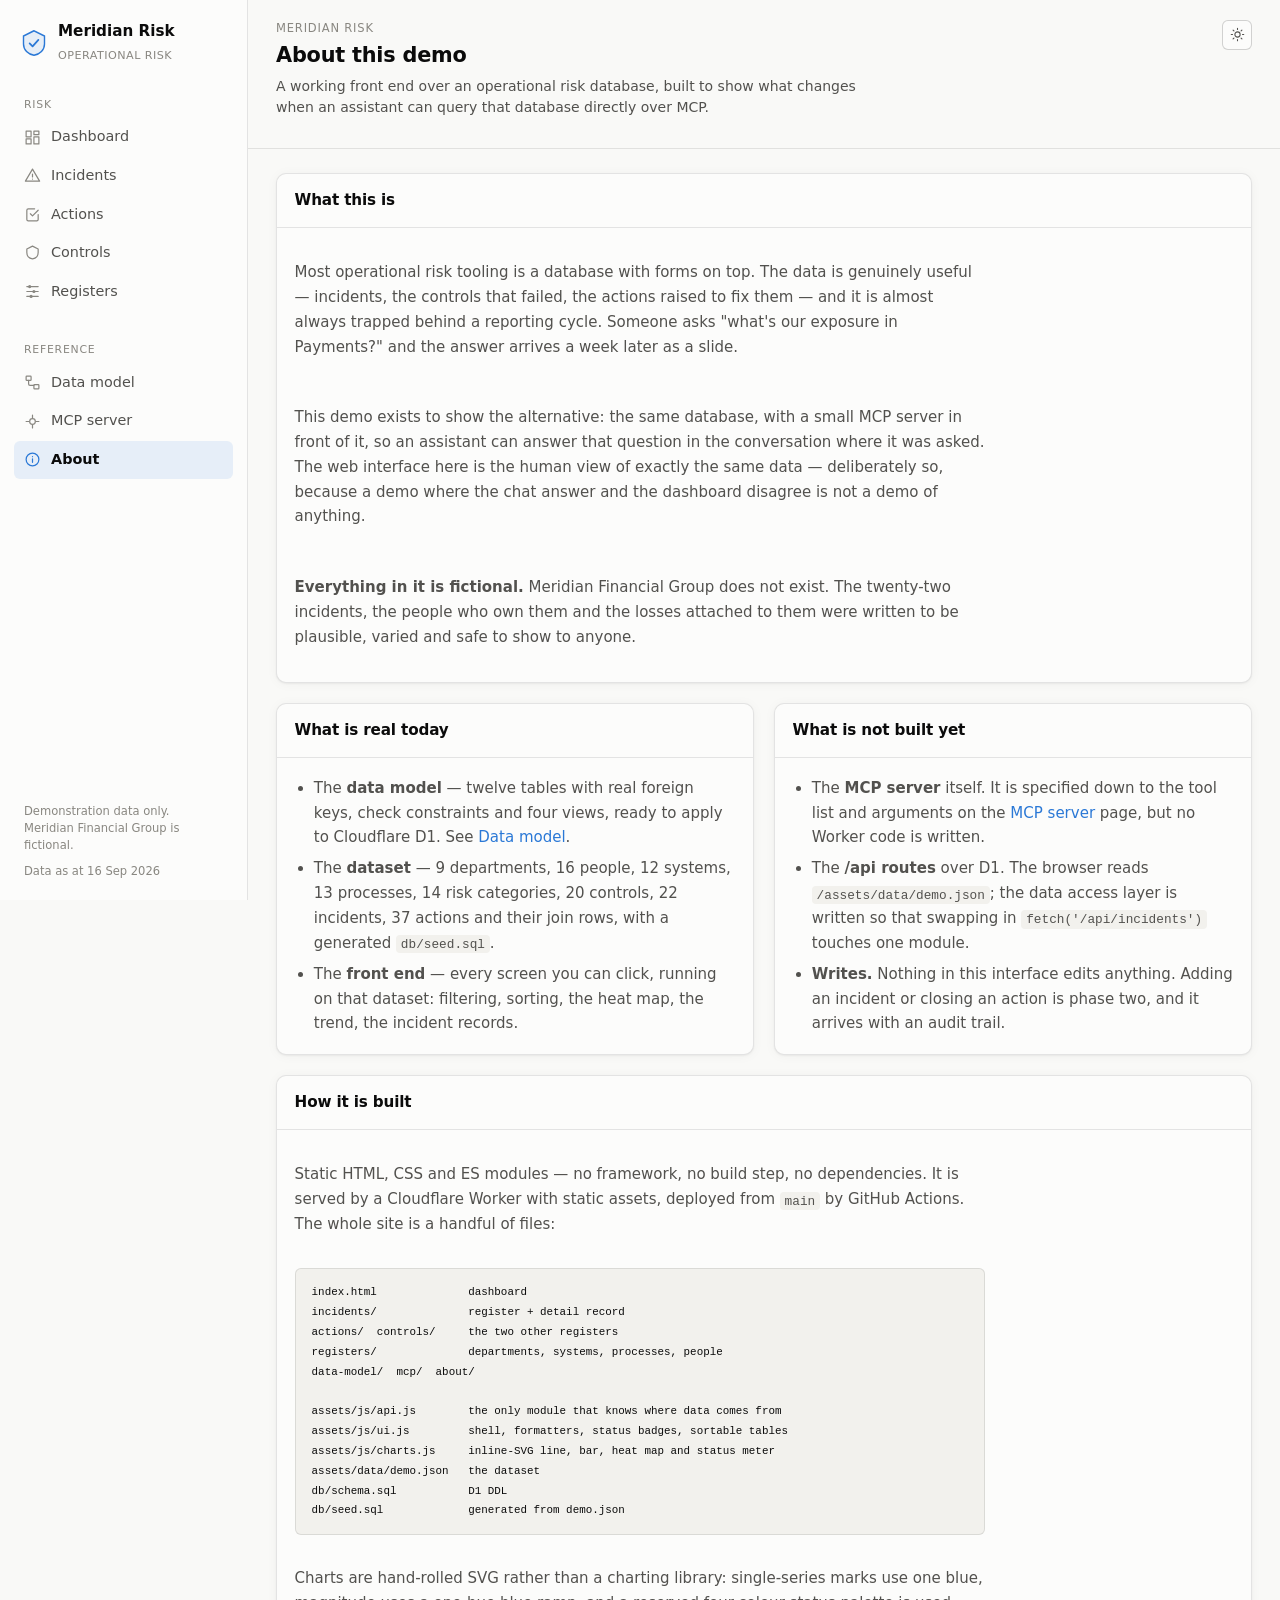
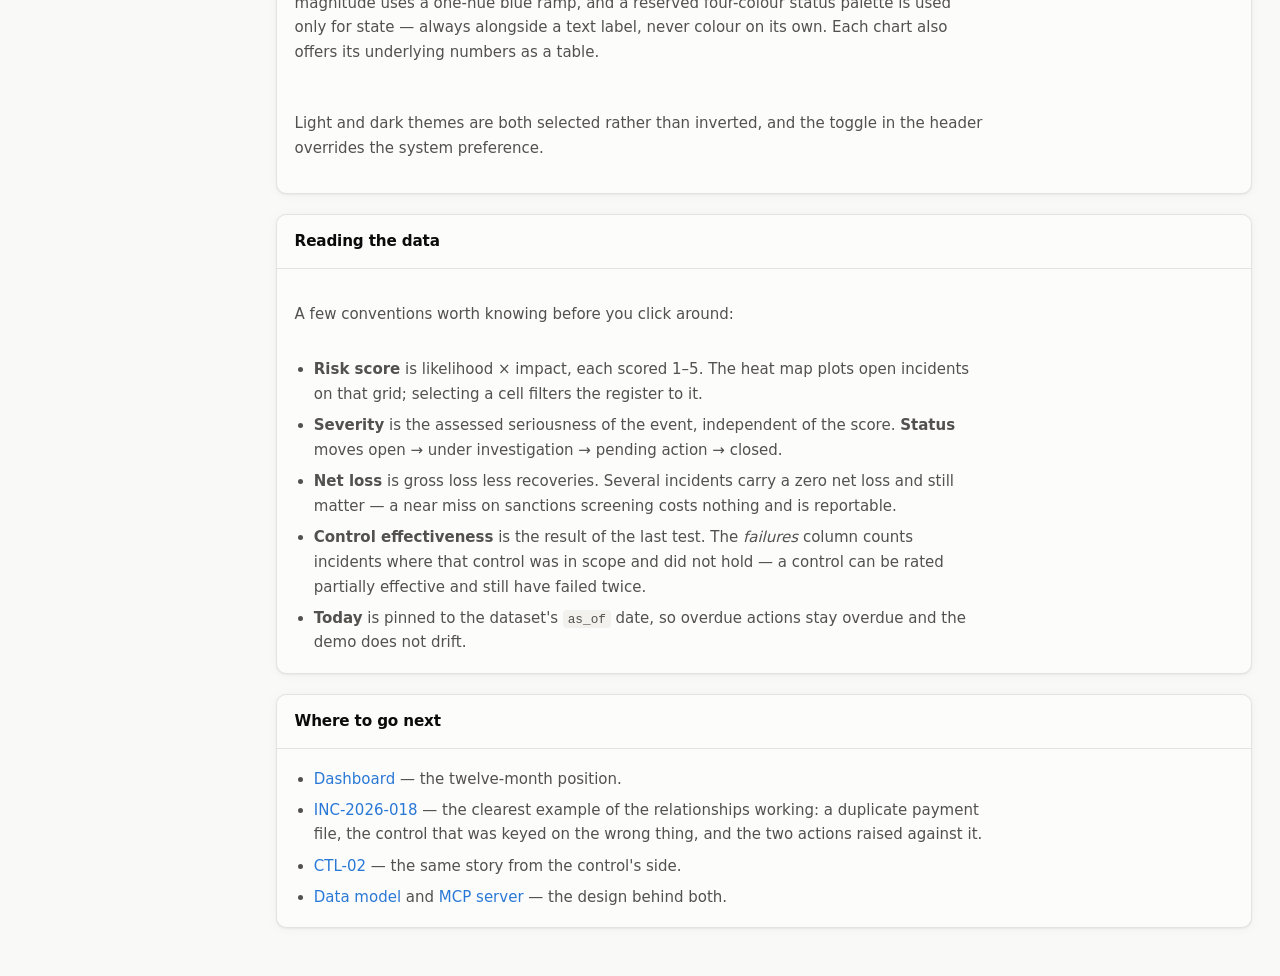
<file: about/index.html>
<!doctype html>
<html lang="en">
  <head>
    <meta charset="utf-8" />
    <meta name="viewport" content="width=device-width, initial-scale=1" />
    <meta name="description" content="What this demo is, what is real, what is mocked, and how it is built." />
    <title>About · Meridian Risk</title>
    <link rel="icon" href="/assets/favicon.svg" type="image/svg+xml" />
    <link rel="stylesheet" href="/assets/css/styles.css" />
    <script>
      try { const t = localStorage.getItem('mr-theme'); if (t) document.documentElement.dataset.theme = t; } catch (e) {}
    </script>
    <script type="module" src="/assets/js/pages/static-page.js"></script>
  </head>
  <body
    class="app"
    data-page="about"
    data-page-title="About this demo"
    data-eyebrow="Meridian Risk"
    data-sub="A working front end over an operational risk database, built to show what changes when an assistant can query that database directly over MCP."
  >
    <a class="skip-link" href="#main">Skip to content</a>
    <aside id="sidebar"></aside>
    <div class="content">
      <header id="topbar"></header>
      <main class="main" id="main">
        <div class="card">
          <div class="card__head"><h2 class="card__title">What this is</h2></div>
          <div class="card__body prose">
            <p>Most operational risk tooling is a database with forms on top. The data is genuinely
              useful — incidents, the controls that failed, the actions raised to fix them — and it is
              almost always trapped behind a reporting cycle. Someone asks "what's our exposure in
              Payments?" and the answer arrives a week later as a slide.</p>
            <p>This demo exists to show the alternative: the same database, with a small MCP server in
              front of it, so an assistant can answer that question in the conversation where it was
              asked. The web interface here is the human view of exactly the same data — deliberately so,
              because a demo where the chat answer and the dashboard disagree is not a demo of anything.</p>
            <p><strong>Everything in it is fictional.</strong> Meridian Financial Group does not exist.
              The twenty-two incidents, the people who own them and the losses attached to them were
              written to be plausible, varied and safe to show to anyone.</p>
          </div>
        </div>

        <div class="grid grid--2">
          <div class="card">
            <div class="card__head"><h2 class="card__title">What is real today</h2></div>
            <div class="card__body prose">
              <ul>
                <li>The <strong>data model</strong> — twelve tables with real foreign keys, check
                  constraints and four views, ready to apply to Cloudflare D1.
                  See <a href="/data-model/">Data model</a>.</li>
                <li>The <strong>dataset</strong> — 9 departments, 16 people, 12 systems, 13 processes,
                  14 risk categories, 20 controls, 22 incidents, 37 actions and their join rows,
                  with a generated <code>db/seed.sql</code>.</li>
                <li>The <strong>front end</strong> — every screen you can click, running on that
                  dataset: filtering, sorting, the heat map, the trend, the incident records.</li>
              </ul>
            </div>
          </div>

          <div class="card">
            <div class="card__head"><h2 class="card__title">What is not built yet</h2></div>
            <div class="card__body prose">
              <ul>
                <li>The <strong>MCP server</strong> itself. It is specified down to the tool list and
                  arguments on the <a href="/mcp/">MCP server</a> page, but no Worker code is written.</li>
                <li>The <strong>/api routes</strong> over D1. The browser reads
                  <code>/assets/data/demo.json</code>; the data access layer is written so that
                  swapping in <code>fetch('/api/incidents')</code> touches one module.</li>
                <li><strong>Writes.</strong> Nothing in this interface edits anything. Adding an
                  incident or closing an action is phase two, and it arrives with an audit trail.</li>
              </ul>
            </div>
          </div>
        </div>

        <div class="card">
          <div class="card__head"><h2 class="card__title">How it is built</h2></div>
          <div class="card__body prose">
            <p>Static HTML, CSS and ES modules — no framework, no build step, no dependencies. It is
              served by a Cloudflare Worker with static assets, deployed from <code>main</code> by GitHub
              Actions. The whole site is a handful of files:</p>
<pre><code>index.html              dashboard
incidents/              register + detail record
actions/  controls/     the two other registers
registers/              departments, systems, processes, people
data-model/  mcp/  about/

assets/js/api.js        the only module that knows where data comes from
assets/js/ui.js         shell, formatters, status badges, sortable tables
assets/js/charts.js     inline-SVG line, bar, heat map and status meter
assets/data/demo.json   the dataset
db/schema.sql           D1 DDL
db/seed.sql             generated from demo.json</code></pre>
            <p>Charts are hand-rolled SVG rather than a charting library: single-series marks use one
              blue, magnitude uses a one-hue blue ramp, and a reserved four-colour status palette is used
              only for state — always alongside a text label, never colour on its own. Each chart also
              offers its underlying numbers as a table.</p>
            <p>Light and dark themes are both selected rather than inverted, and the toggle in the header
              overrides the system preference.</p>
          </div>
        </div>

        <div class="card">
          <div class="card__head"><h2 class="card__title">Reading the data</h2></div>
          <div class="card__body prose">
            <p>A few conventions worth knowing before you click around:</p>
            <ul>
              <li><strong>Risk score</strong> is likelihood × impact, each scored 1–5. The heat map plots
                open incidents on that grid; selecting a cell filters the register to it.</li>
              <li><strong>Severity</strong> is the assessed seriousness of the event, independent of the
                score. <strong>Status</strong> moves open → under investigation → pending action → closed.</li>
              <li><strong>Net loss</strong> is gross loss less recoveries. Several incidents carry a zero
                net loss and still matter — a near miss on sanctions screening costs nothing and is
                reportable.</li>
              <li><strong>Control effectiveness</strong> is the result of the last test.
                The <em>failures</em> column counts incidents where that control was in scope and did not
                hold — a control can be rated partially effective and still have failed twice.</li>
              <li><strong>Today</strong> is pinned to the dataset's <code>as_of</code> date, so overdue
                actions stay overdue and the demo does not drift.</li>
            </ul>
          </div>
        </div>

        <div class="card">
          <div class="card__head"><h2 class="card__title">Where to go next</h2></div>
          <div class="card__body prose">
            <ul>
              <li><a href="/">Dashboard</a> — the twelve-month position.</li>
              <li><a href="/incidents/detail.html?ref=INC-2026-018">INC-2026-018</a> — the clearest
                example of the relationships working: a duplicate payment file, the control that was
                keyed on the wrong thing, and the two actions raised against it.</li>
              <li><a href="/controls/?control=CTL-02">CTL-02</a> — the same story from the control's side.</li>
              <li><a href="/data-model/">Data model</a> and <a href="/mcp/">MCP server</a> — the design
                behind both.</li>
            </ul>
          </div>
        </div>
      </main>
    </div>
  </body>
</html>
</file>
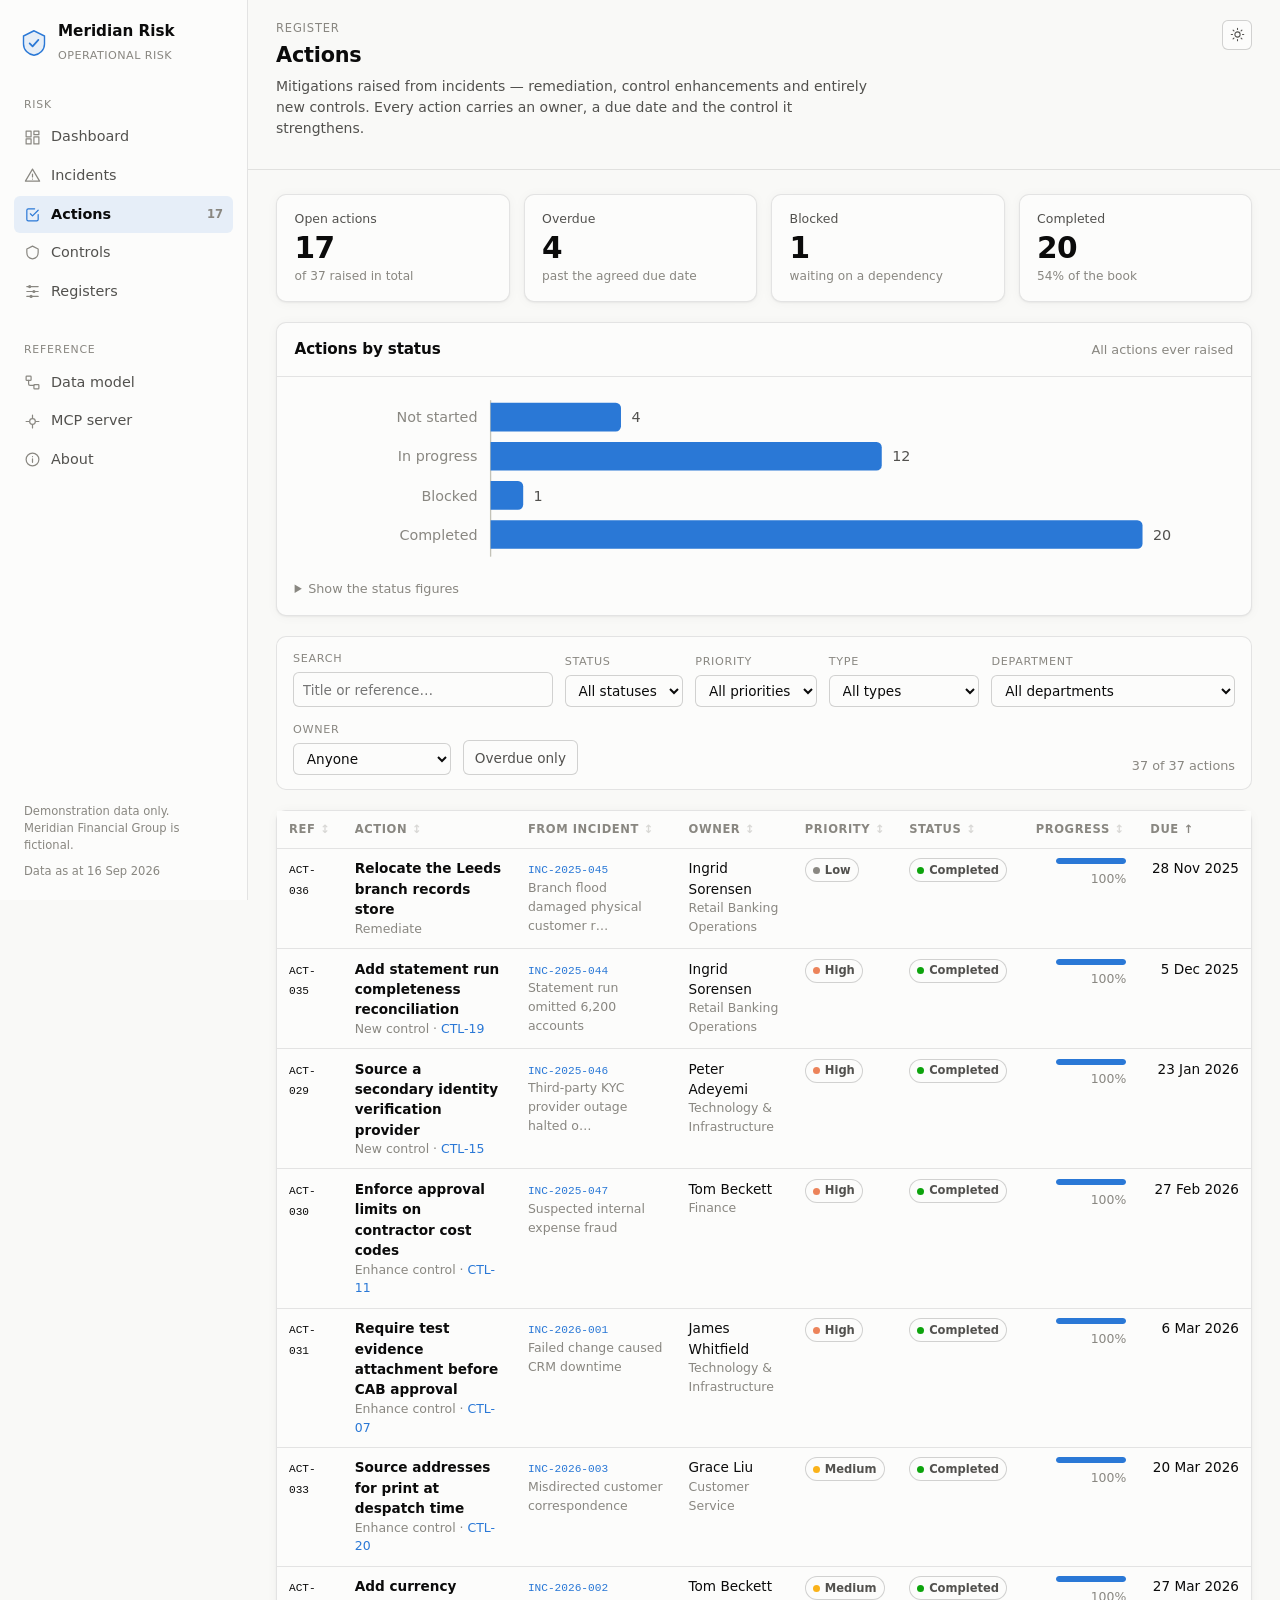
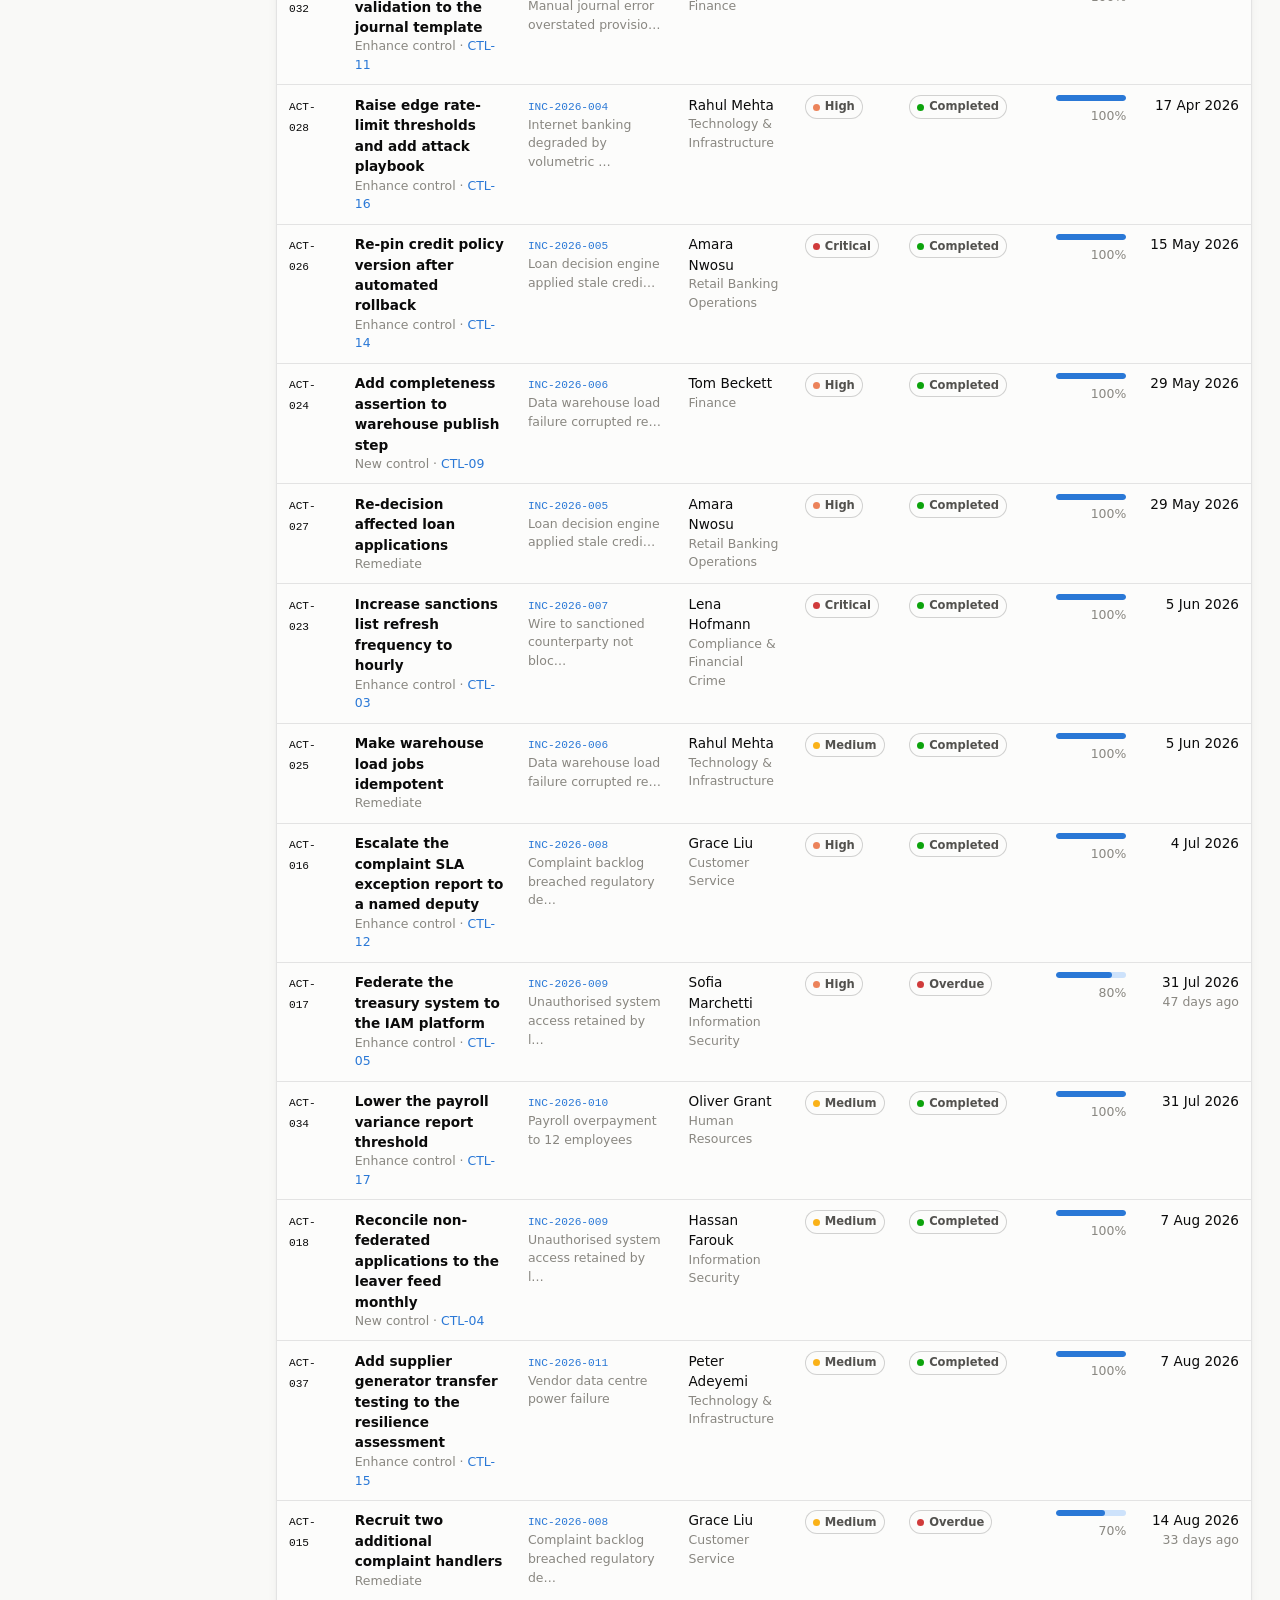
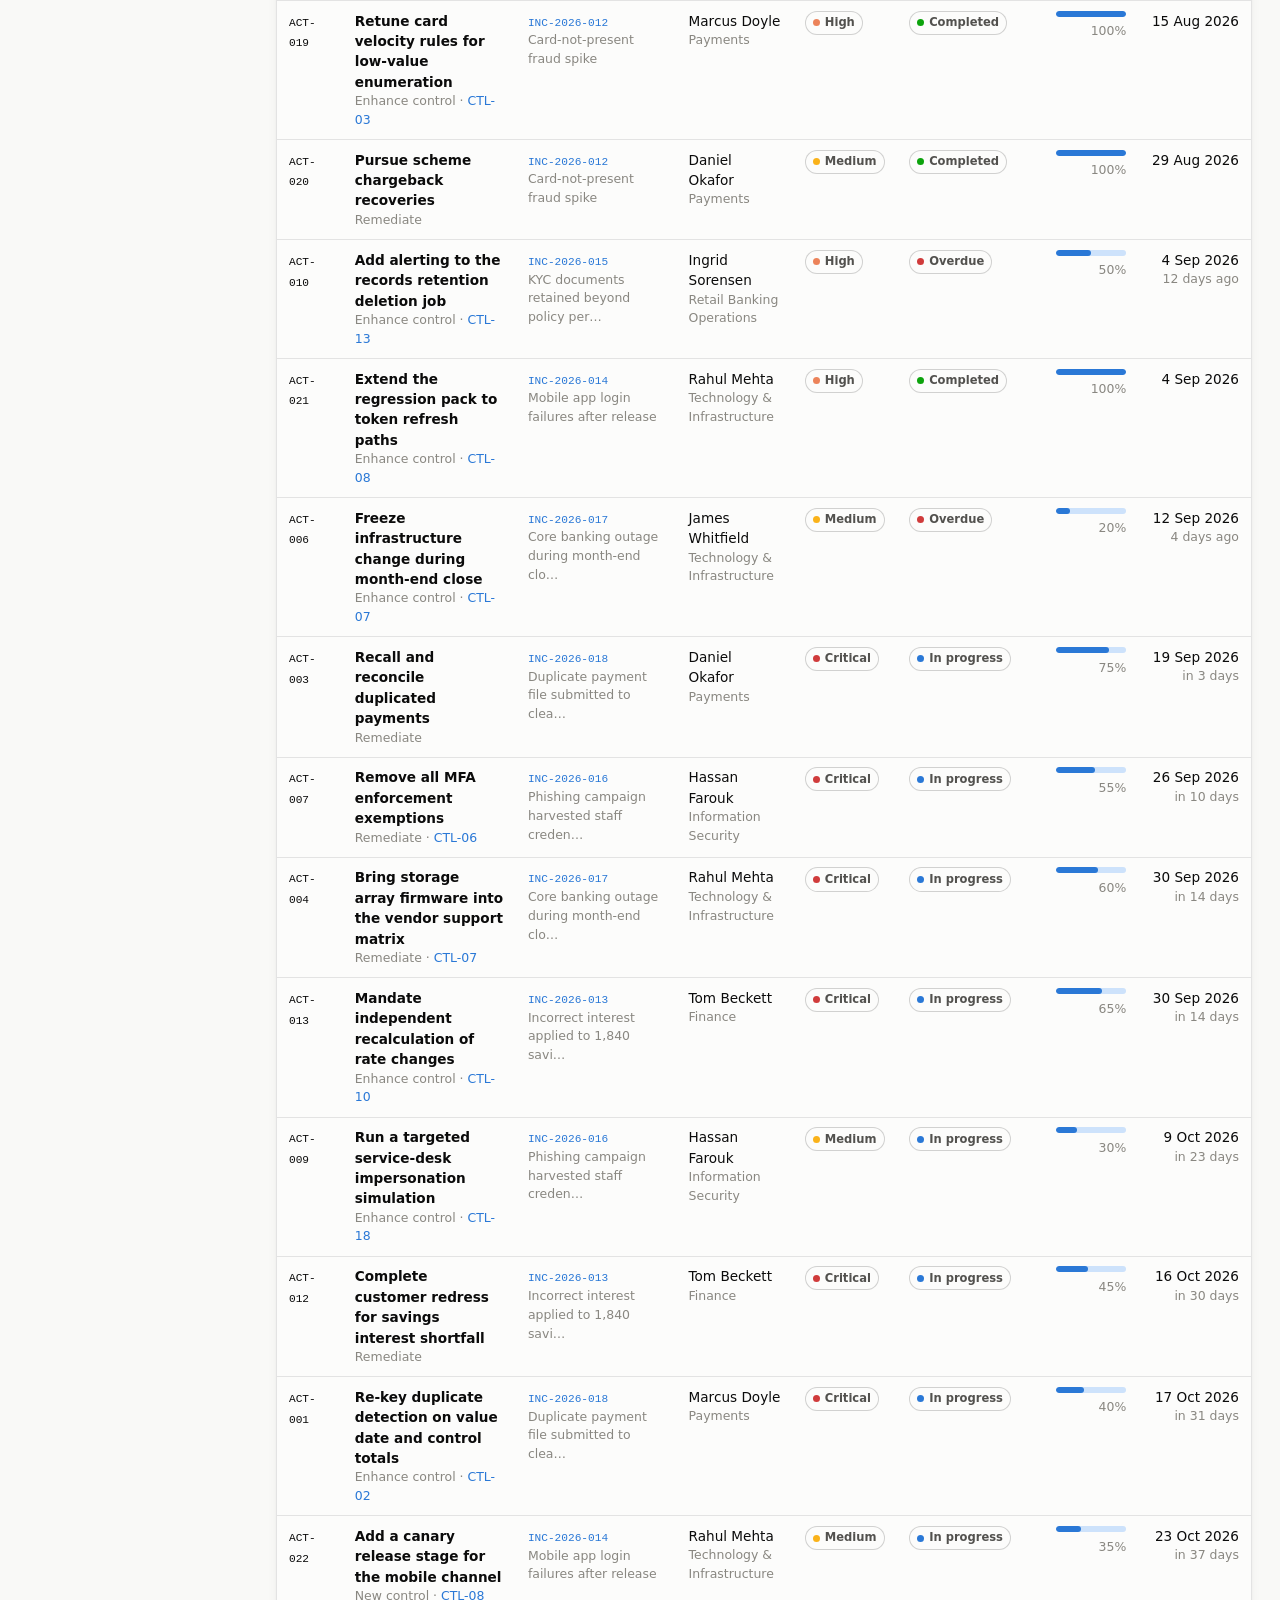
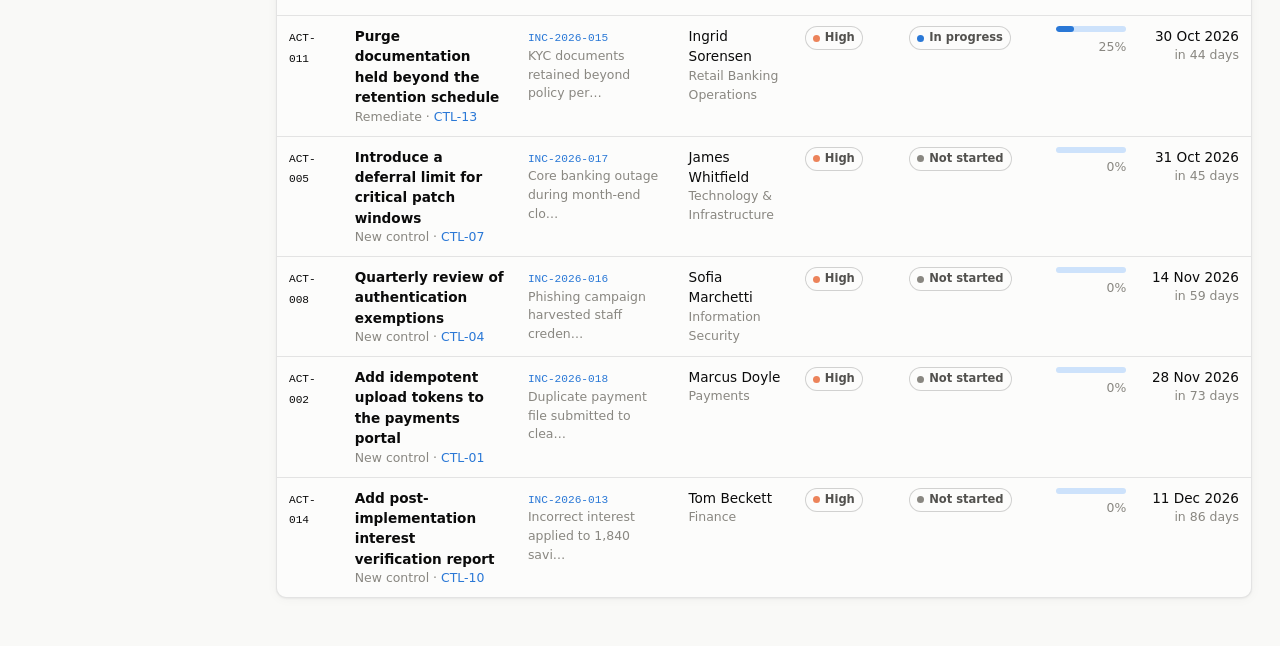
<file: actions/index.html>
<!doctype html>
<html lang="en">
  <head>
    <meta charset="utf-8" />
    <meta name="viewport" content="width=device-width, initial-scale=1" />
    <meta name="description" content="Remediation actions — mitigations raised against incidents to add or improve controls." />
    <title>Actions · Meridian Risk</title>
    <link rel="icon" href="/assets/favicon.svg" type="image/svg+xml" />
    <link rel="stylesheet" href="/assets/css/styles.css" />
    <script>
      try { const t = localStorage.getItem('mr-theme'); if (t) document.documentElement.dataset.theme = t; } catch (e) {}
    </script>
    <script type="module" src="/assets/js/pages/actions.js"></script>
  </head>
  <body class="app">
    <a class="skip-link" href="#main">Skip to content</a>
    <aside id="sidebar"></aside>
    <div class="content">
      <header id="topbar"></header>
      <main class="main" id="main">
        <p class="empty">Loading…</p>
      </main>
    </div>
  </body>
</html>
</file>
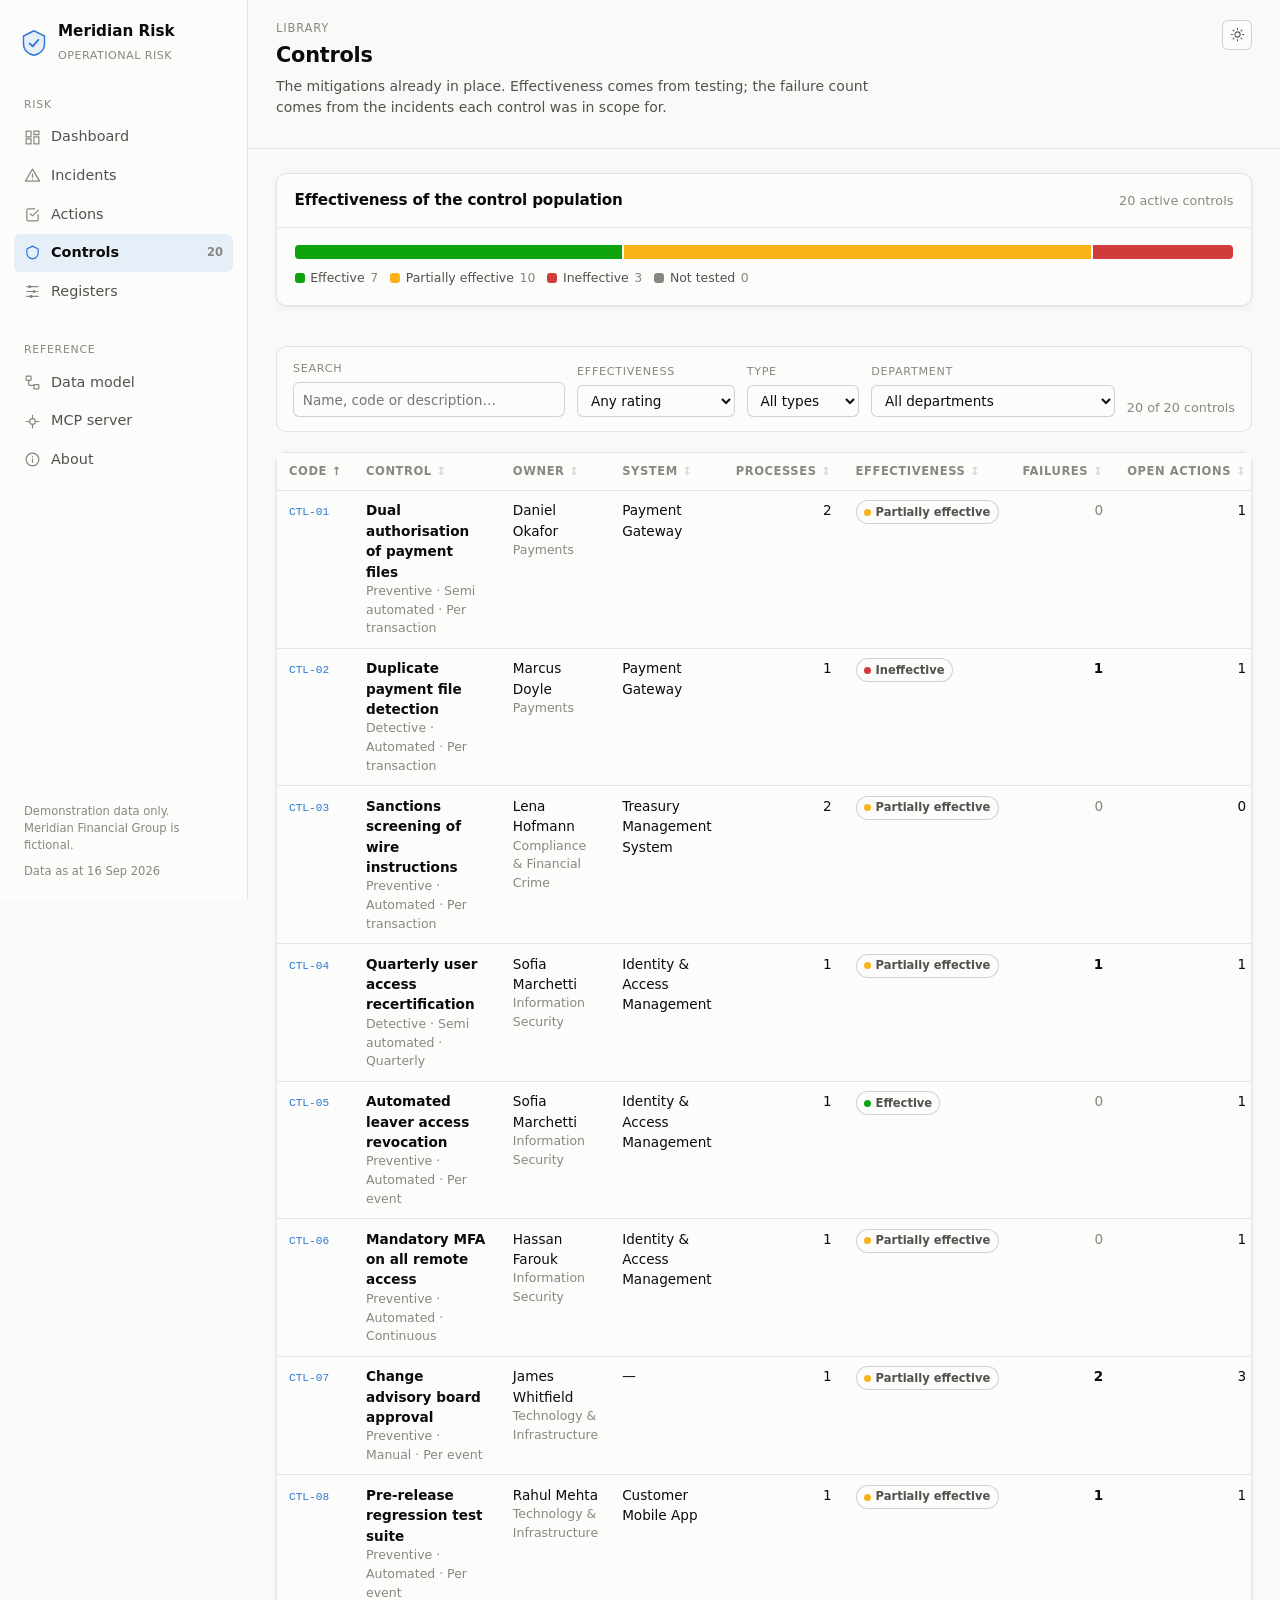
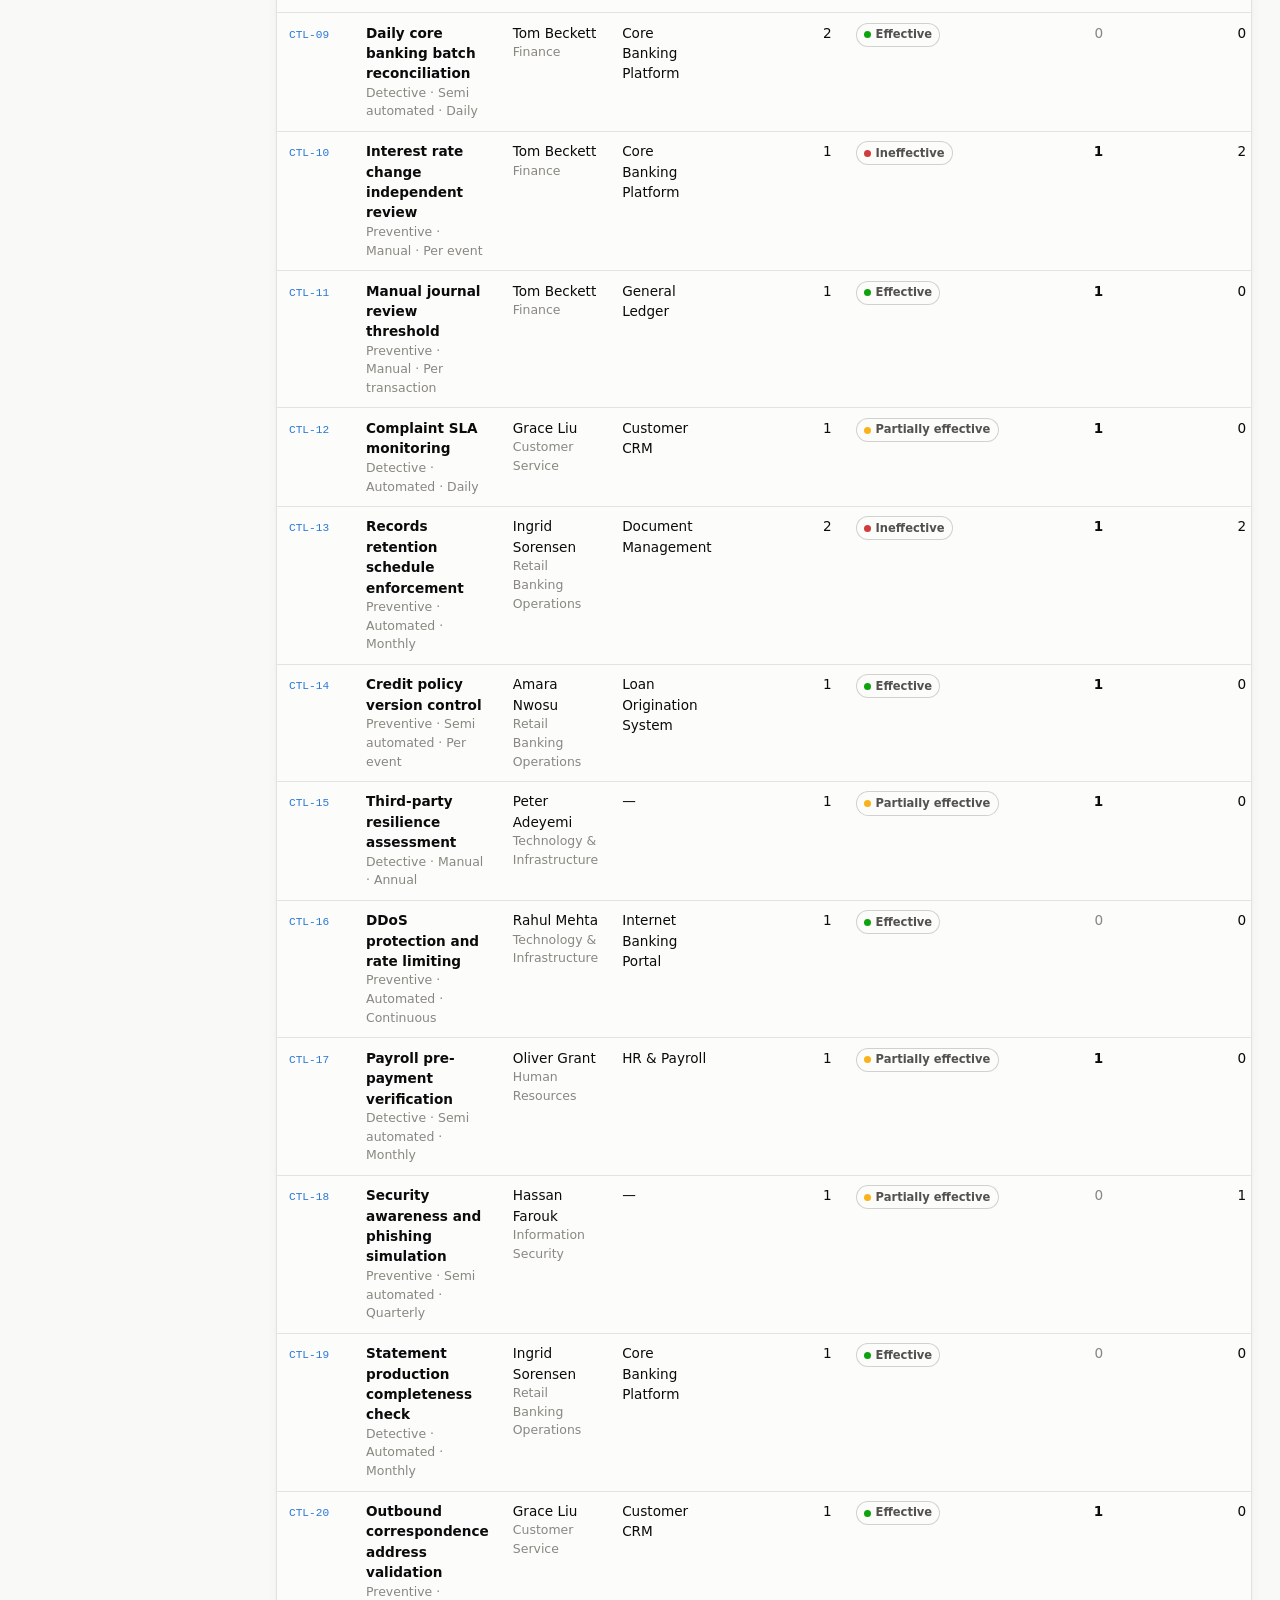
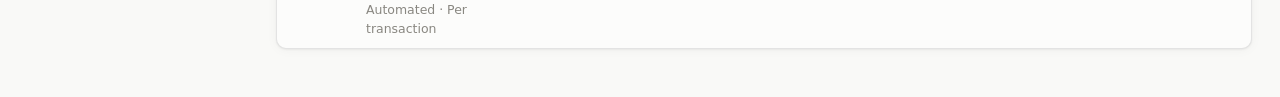
<file: controls/index.html>
<!doctype html>
<html lang="en">
  <head>
    <meta charset="utf-8" />
    <meta name="viewport" content="width=device-width, initial-scale=1" />
    <meta name="description" content="Control library — preventive and detective controls, their effectiveness, coverage and failure history." />
    <title>Controls · Meridian Risk</title>
    <link rel="icon" href="/assets/favicon.svg" type="image/svg+xml" />
    <link rel="stylesheet" href="/assets/css/styles.css" />
    <script>
      try { const t = localStorage.getItem('mr-theme'); if (t) document.documentElement.dataset.theme = t; } catch (e) {}
    </script>
    <script type="module" src="/assets/js/pages/controls.js"></script>
  </head>
  <body class="app">
    <a class="skip-link" href="#main">Skip to content</a>
    <aside id="sidebar"></aside>
    <div class="content">
      <header id="topbar"></header>
      <main class="main" id="main">
        <p class="empty">Loading…</p>
      </main>
    </div>
  </body>
</html>
</file>
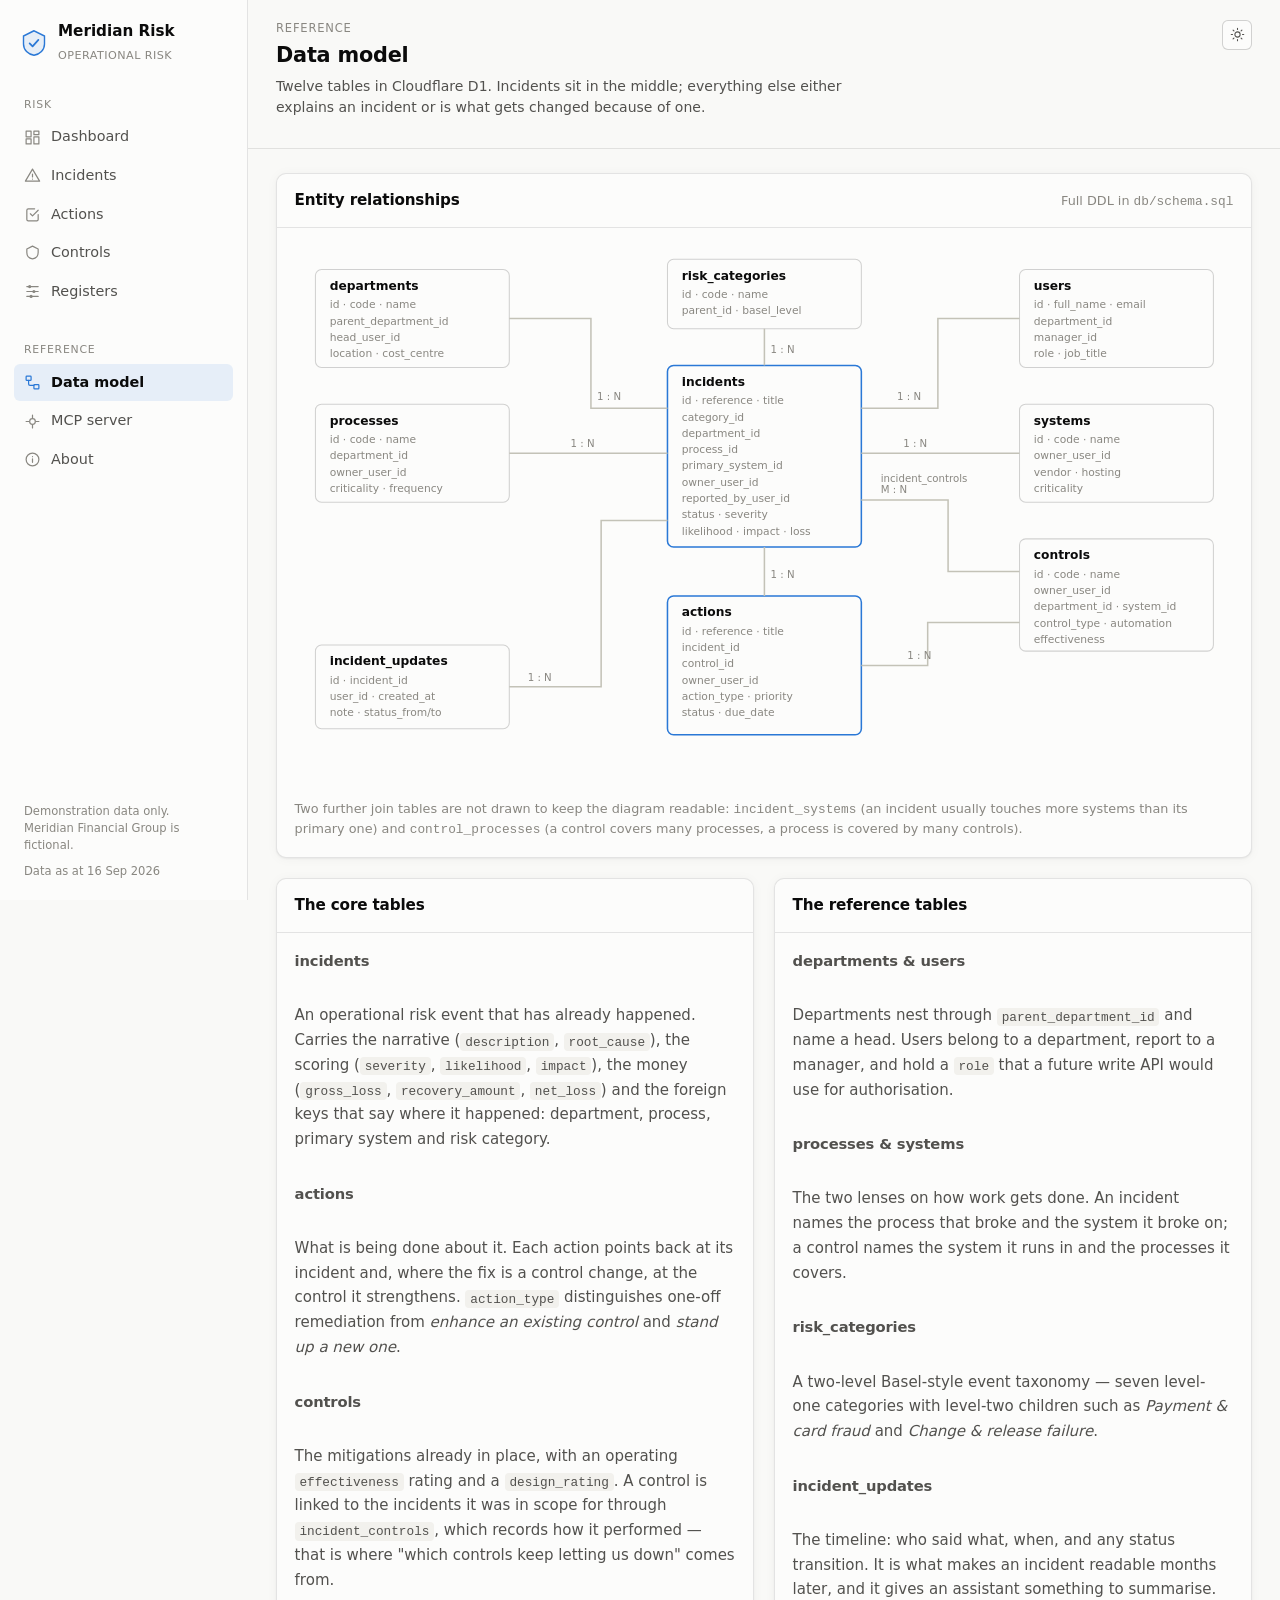
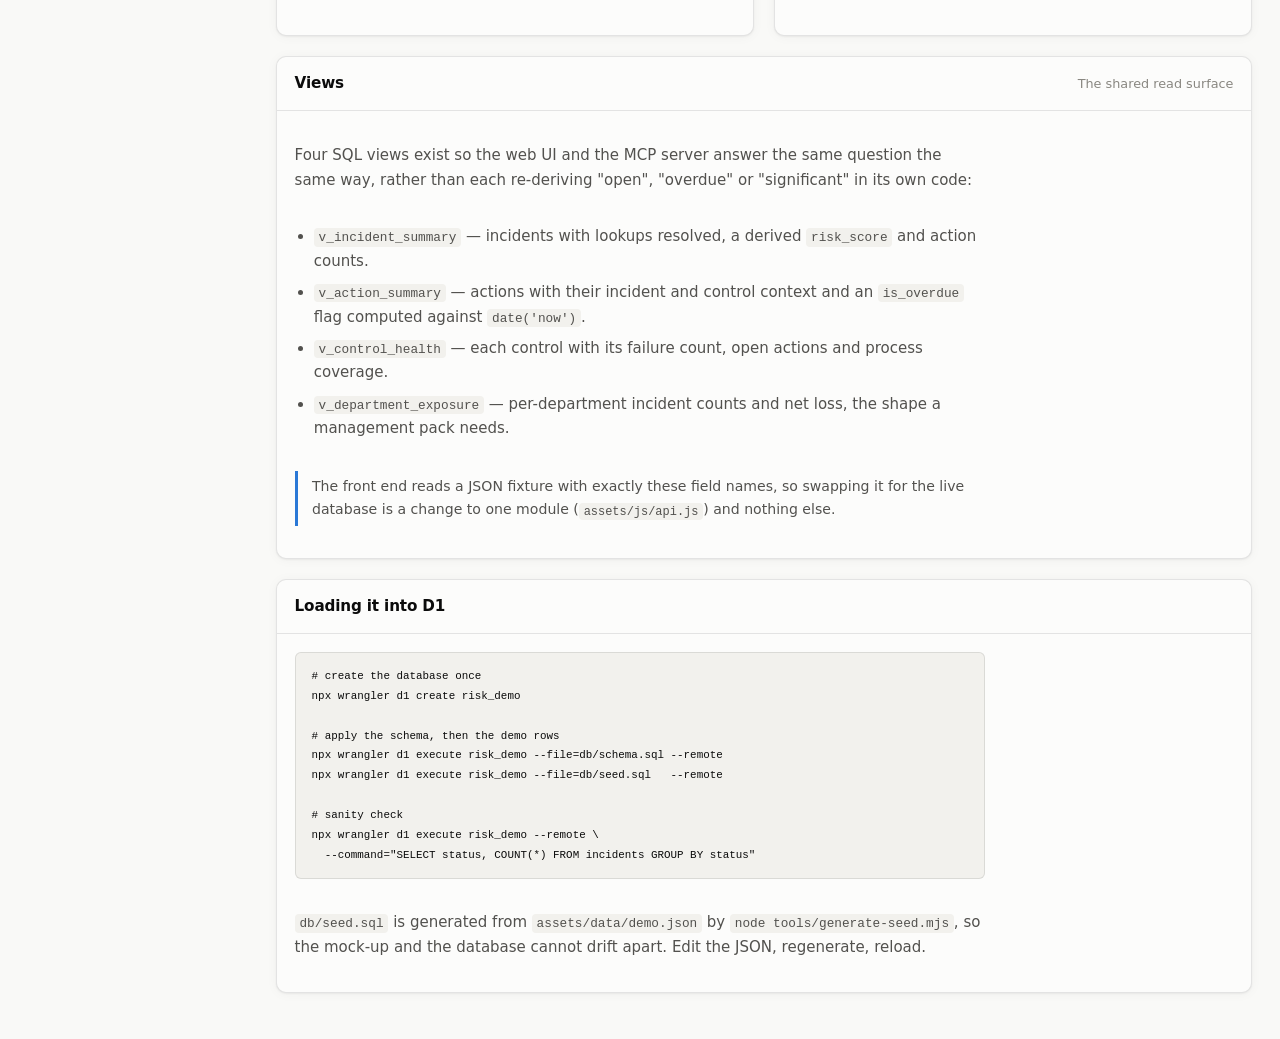
<file: data-model/index.html>
<!doctype html>
<html lang="en">
  <head>
    <meta charset="utf-8" />
    <meta name="viewport" content="width=device-width, initial-scale=1" />
    <meta name="description" content="The Cloudflare D1 data model behind the demo — twelve tables covering incidents, actions, controls, departments, people, processes and systems." />
    <title>Data model · Meridian Risk</title>
    <link rel="icon" href="/assets/favicon.svg" type="image/svg+xml" />
    <link rel="stylesheet" href="/assets/css/styles.css" />
    <script>
      try { const t = localStorage.getItem('mr-theme'); if (t) document.documentElement.dataset.theme = t; } catch (e) {}
    </script>
    <script type="module" src="/assets/js/pages/static-page.js"></script>
  </head>
  <body
    class="app"
    data-page="data-model"
    data-page-title="Data model"
    data-eyebrow="Reference"
    data-sub="Twelve tables in Cloudflare D1. Incidents sit in the middle; everything else either explains an incident or is what gets changed because of one."
  >
    <a class="skip-link" href="#main">Skip to content</a>
    <aside id="sidebar"></aside>
    <div class="content">
      <header id="topbar"></header>
      <main class="main" id="main">
        <div class="card">
          <div class="card__head">
            <h2 class="card__title">Entity relationships</h2>
            <span class="card__sub">Full DDL in <code>db/schema.sql</code></span>
          </div>
          <div class="card__body">
            <svg class="erd" viewBox="0 0 920 520" role="img"
                 aria-label="Entity relationship diagram: departments, processes, risk categories, users, systems and controls all relate to incidents; incidents raise actions and carry updates.">

              <!-- departments -->
              <rect class="erd-box" x="20" y="24" width="190" height="96" rx="6" />
              <text class="erd-head" x="34" y="44">departments</text>
              <text class="erd-field" x="34" y="62">id · code · name</text>
              <text class="erd-field" x="34" y="78">parent_department_id</text>
              <text class="erd-field" x="34" y="94">head_user_id</text>
              <text class="erd-field" x="34" y="110">location · cost_centre</text>

              <!-- processes -->
              <rect class="erd-box" x="20" y="156" width="190" height="96" rx="6" />
              <text class="erd-head" x="34" y="176">processes</text>
              <text class="erd-field" x="34" y="194">id · code · name</text>
              <text class="erd-field" x="34" y="210">department_id</text>
              <text class="erd-field" x="34" y="226">owner_user_id</text>
              <text class="erd-field" x="34" y="242">criticality · frequency</text>

              <!-- incident_updates -->
              <rect class="erd-box" x="20" y="392" width="190" height="82" rx="6" />
              <text class="erd-head" x="34" y="412">incident_updates</text>
              <text class="erd-field" x="34" y="430">id · incident_id</text>
              <text class="erd-field" x="34" y="446">user_id · created_at</text>
              <text class="erd-field" x="34" y="462">note · status_from/to</text>

              <!-- risk_categories -->
              <rect class="erd-box" x="365" y="14" width="190" height="68" rx="6" />
              <text class="erd-head" x="379" y="34">risk_categories</text>
              <text class="erd-field" x="379" y="52">id · code · name</text>
              <text class="erd-field" x="379" y="68">parent_id · basel_level</text>

              <!-- incidents -->
              <rect class="erd-box erd-box--core" x="365" y="118" width="190" height="178" rx="6" />
              <text class="erd-head" x="379" y="138">incidents</text>
              <text class="erd-field" x="379" y="156">id · reference · title</text>
              <text class="erd-field" x="379" y="172">category_id</text>
              <text class="erd-field" x="379" y="188">department_id</text>
              <text class="erd-field" x="379" y="204">process_id</text>
              <text class="erd-field" x="379" y="220">primary_system_id</text>
              <text class="erd-field" x="379" y="236">owner_user_id</text>
              <text class="erd-field" x="379" y="252">reported_by_user_id</text>
              <text class="erd-field" x="379" y="268">status · severity</text>
              <text class="erd-field" x="379" y="284">likelihood · impact · loss</text>

              <!-- actions -->
              <rect class="erd-box erd-box--core" x="365" y="344" width="190" height="136" rx="6" />
              <text class="erd-head" x="379" y="364">actions</text>
              <text class="erd-field" x="379" y="382">id · reference · title</text>
              <text class="erd-field" x="379" y="398">incident_id</text>
              <text class="erd-field" x="379" y="414">control_id</text>
              <text class="erd-field" x="379" y="430">owner_user_id</text>
              <text class="erd-field" x="379" y="446">action_type · priority</text>
              <text class="erd-field" x="379" y="462">status · due_date</text>

              <!-- users -->
              <rect class="erd-box" x="710" y="24" width="190" height="96" rx="6" />
              <text class="erd-head" x="724" y="44">users</text>
              <text class="erd-field" x="724" y="62">id · full_name · email</text>
              <text class="erd-field" x="724" y="78">department_id</text>
              <text class="erd-field" x="724" y="94">manager_id</text>
              <text class="erd-field" x="724" y="110">role · job_title</text>

              <!-- systems -->
              <rect class="erd-box" x="710" y="156" width="190" height="96" rx="6" />
              <text class="erd-head" x="724" y="176">systems</text>
              <text class="erd-field" x="724" y="194">id · code · name</text>
              <text class="erd-field" x="724" y="210">owner_user_id</text>
              <text class="erd-field" x="724" y="226">vendor · hosting</text>
              <text class="erd-field" x="724" y="242">criticality</text>

              <!-- controls -->
              <rect class="erd-box" x="710" y="288" width="190" height="110" rx="6" />
              <text class="erd-head" x="724" y="308">controls</text>
              <text class="erd-field" x="724" y="326">id · code · name</text>
              <text class="erd-field" x="724" y="342">owner_user_id</text>
              <text class="erd-field" x="724" y="358">department_id · system_id</text>
              <text class="erd-field" x="724" y="374">control_type · automation</text>
              <text class="erd-field" x="724" y="390">effectiveness</text>

              <!-- relationships -->
              <path class="erd-link" d="M210,72 H290 V160 H365" />
              <text class="erd-card" x="296" y="152">1 : N</text>

              <path class="erd-link" d="M210,204 H365" />
              <text class="erd-card" x="270" y="198">1 : N</text>

              <path class="erd-link" d="M460,82 V118" />
              <text class="erd-card" x="466" y="106">1 : N</text>

              <path class="erd-link" d="M710,72 H630 V160 H555" />
              <text class="erd-card" x="590" y="152">1 : N</text>

              <path class="erd-link" d="M710,204 H555" />
              <text class="erd-card" x="596" y="198">1 : N</text>

              <path class="erd-link" d="M710,320 H640 V250 H555" />
              <text class="erd-card" x="574" y="243">M : N</text>
              <text class="erd-card" x="574" y="232">incident_controls</text>

              <path class="erd-link" d="M460,296 V344" />
              <text class="erd-card" x="466" y="326">1 : N</text>

              <path class="erd-link" d="M710,370 H620 V412 H555" />
              <text class="erd-card" x="600" y="406">1 : N</text>

              <path class="erd-link" d="M365,270 H300 V433 H210" />
              <text class="erd-card" x="228" y="427">1 : N</text>
            </svg>

            <p class="small muted" style="margin:1rem 0 0">
              Two further join tables are not drawn to keep the diagram readable:
              <code>incident_systems</code> (an incident usually touches more systems than its primary one)
              and <code>control_processes</code> (a control covers many processes, a process is covered by many controls).
            </p>
          </div>
        </div>

        <div class="grid grid--2">
          <div class="card">
            <div class="card__head"><h2 class="card__title">The core tables</h2></div>
            <div class="card__body prose">
              <h3>incidents</h3>
              <p>An operational risk event that has already happened. Carries the narrative
                (<code>description</code>, <code>root_cause</code>), the scoring
                (<code>severity</code>, <code>likelihood</code>, <code>impact</code>), the money
                (<code>gross_loss</code>, <code>recovery_amount</code>, <code>net_loss</code>) and the
                foreign keys that say where it happened: department, process, primary system and risk category.</p>

              <h3>actions</h3>
              <p>What is being done about it. Each action points back at its incident and, where the
                fix is a control change, at the control it strengthens.
                <code>action_type</code> distinguishes one-off remediation from
                <em>enhance an existing control</em> and <em>stand up a new one</em>.</p>

              <h3>controls</h3>
              <p>The mitigations already in place, with an operating <code>effectiveness</code> rating
                and a <code>design_rating</code>. A control is linked to the incidents it was in scope
                for through <code>incident_controls</code>, which records how it performed
                — that is where "which controls keep letting us down" comes from.</p>
            </div>
          </div>

          <div class="card">
            <div class="card__head"><h2 class="card__title">The reference tables</h2></div>
            <div class="card__body prose">
              <h3>departments &amp; users</h3>
              <p>Departments nest through <code>parent_department_id</code> and name a head.
                Users belong to a department, report to a manager, and hold a
                <code>role</code> that a future write API would use for authorisation.</p>

              <h3>processes &amp; systems</h3>
              <p>The two lenses on how work gets done. An incident names the process that broke and the
                system it broke on; a control names the system it runs in and the processes it covers.</p>

              <h3>risk_categories</h3>
              <p>A two-level Basel-style event taxonomy — seven level-one categories with level-two
                children such as <em>Payment &amp; card fraud</em> and <em>Change &amp; release failure</em>.</p>

              <h3>incident_updates</h3>
              <p>The timeline: who said what, when, and any status transition. It is what makes an
                incident readable months later, and it gives an assistant something to summarise.</p>
            </div>
          </div>
        </div>

        <div class="card">
          <div class="card__head">
            <h2 class="card__title">Views</h2>
            <span class="card__sub">The shared read surface</span>
          </div>
          <div class="card__body prose">
            <p>Four SQL views exist so the web UI and the MCP server answer the same question the same
              way, rather than each re-deriving "open", "overdue" or "significant" in its own code:</p>
            <ul>
              <li><code>v_incident_summary</code> — incidents with lookups resolved, a derived
                <code>risk_score</code> and action counts.</li>
              <li><code>v_action_summary</code> — actions with their incident and control context and an
                <code>is_overdue</code> flag computed against <code>date('now')</code>.</li>
              <li><code>v_control_health</code> — each control with its failure count, open actions and
                process coverage.</li>
              <li><code>v_department_exposure</code> — per-department incident counts and net loss, the
                shape a management pack needs.</li>
            </ul>
            <p class="callout">The front end reads a JSON fixture with exactly these field names, so
              swapping it for the live database is a change to one module
              (<code>assets/js/api.js</code>) and nothing else.</p>
          </div>
        </div>

        <div class="card">
          <div class="card__head"><h2 class="card__title">Loading it into D1</h2></div>
          <div class="card__body prose">
<pre><code># create the database once
npx wrangler d1 create risk_demo

# apply the schema, then the demo rows
npx wrangler d1 execute risk_demo --file=db/schema.sql --remote
npx wrangler d1 execute risk_demo --file=db/seed.sql   --remote

# sanity check
npx wrangler d1 execute risk_demo --remote \
  --command="SELECT status, COUNT(*) FROM incidents GROUP BY status"</code></pre>
            <p><code>db/seed.sql</code> is generated from <code>assets/data/demo.json</code> by
              <code>node tools/generate-seed.mjs</code>, so the mock-up and the database cannot drift
              apart. Edit the JSON, regenerate, reload.</p>
          </div>
        </div>
      </main>
    </div>
  </body>
</html>
</file>
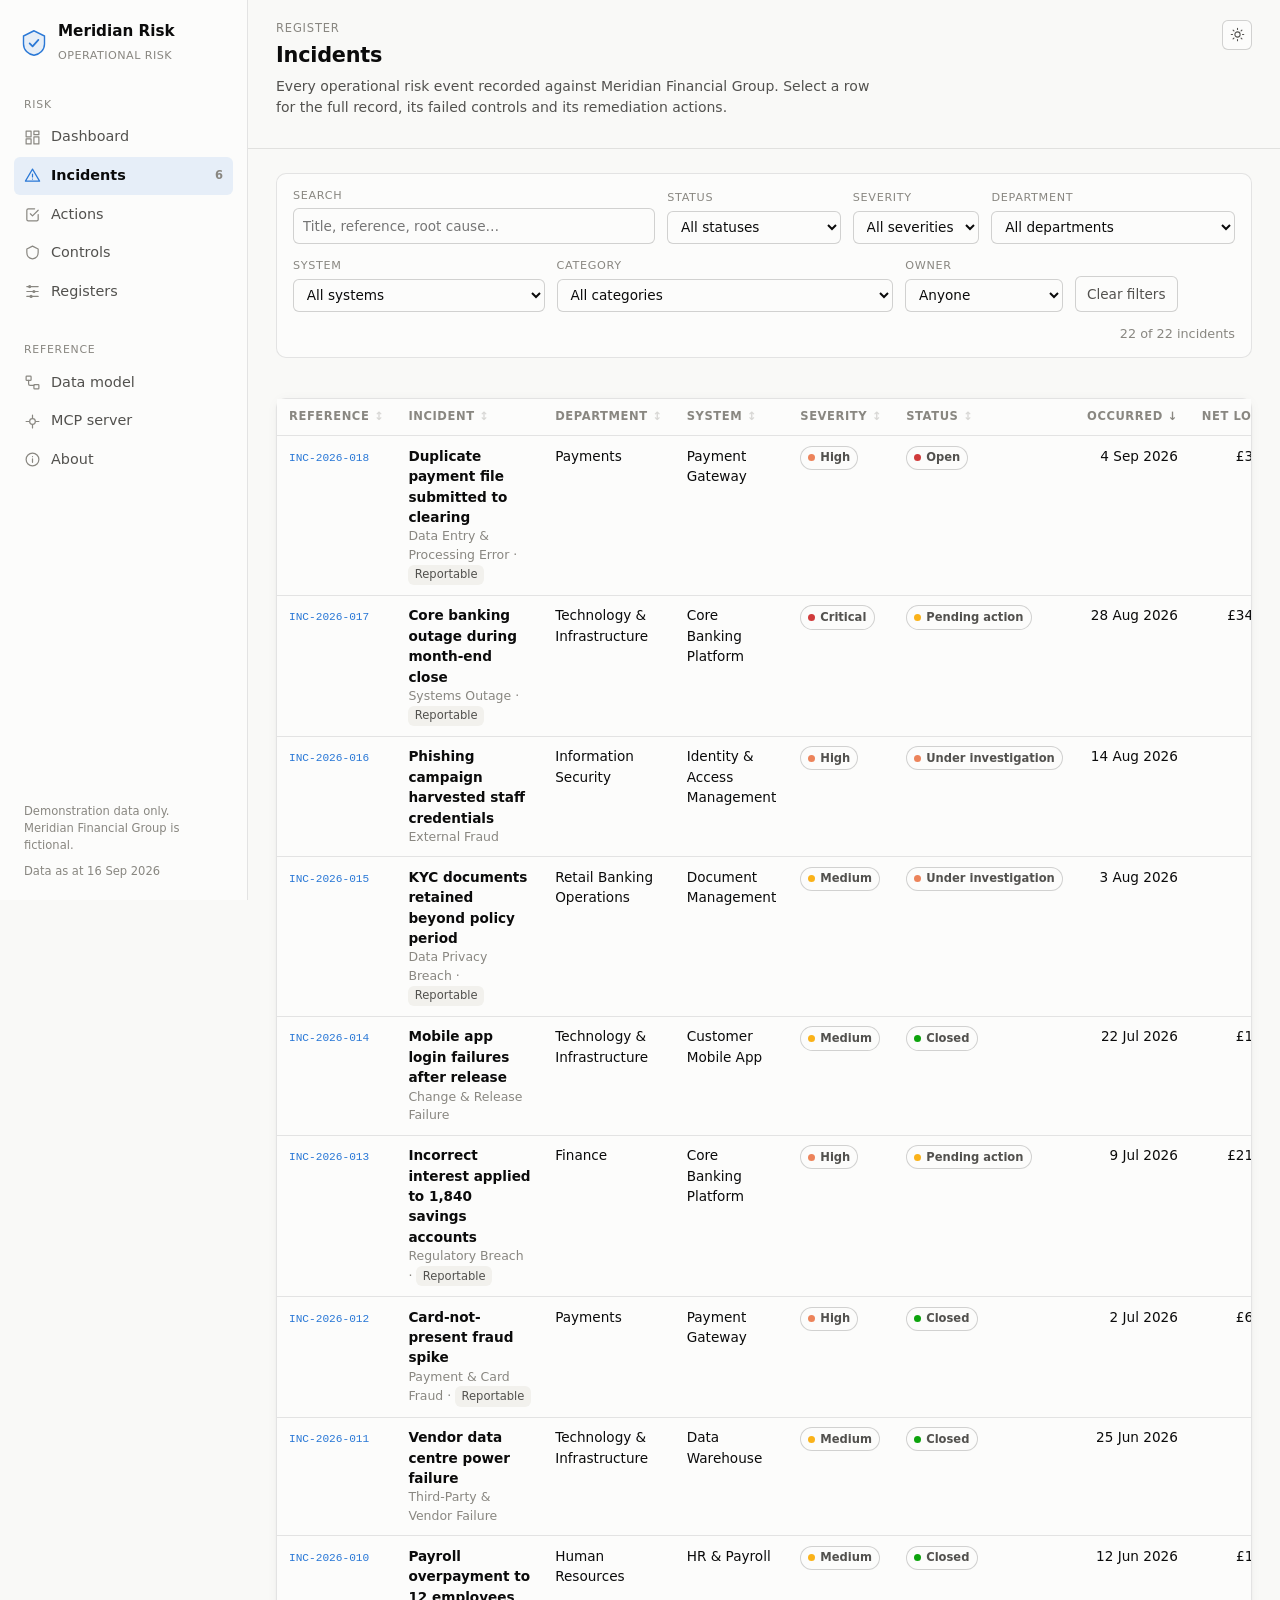
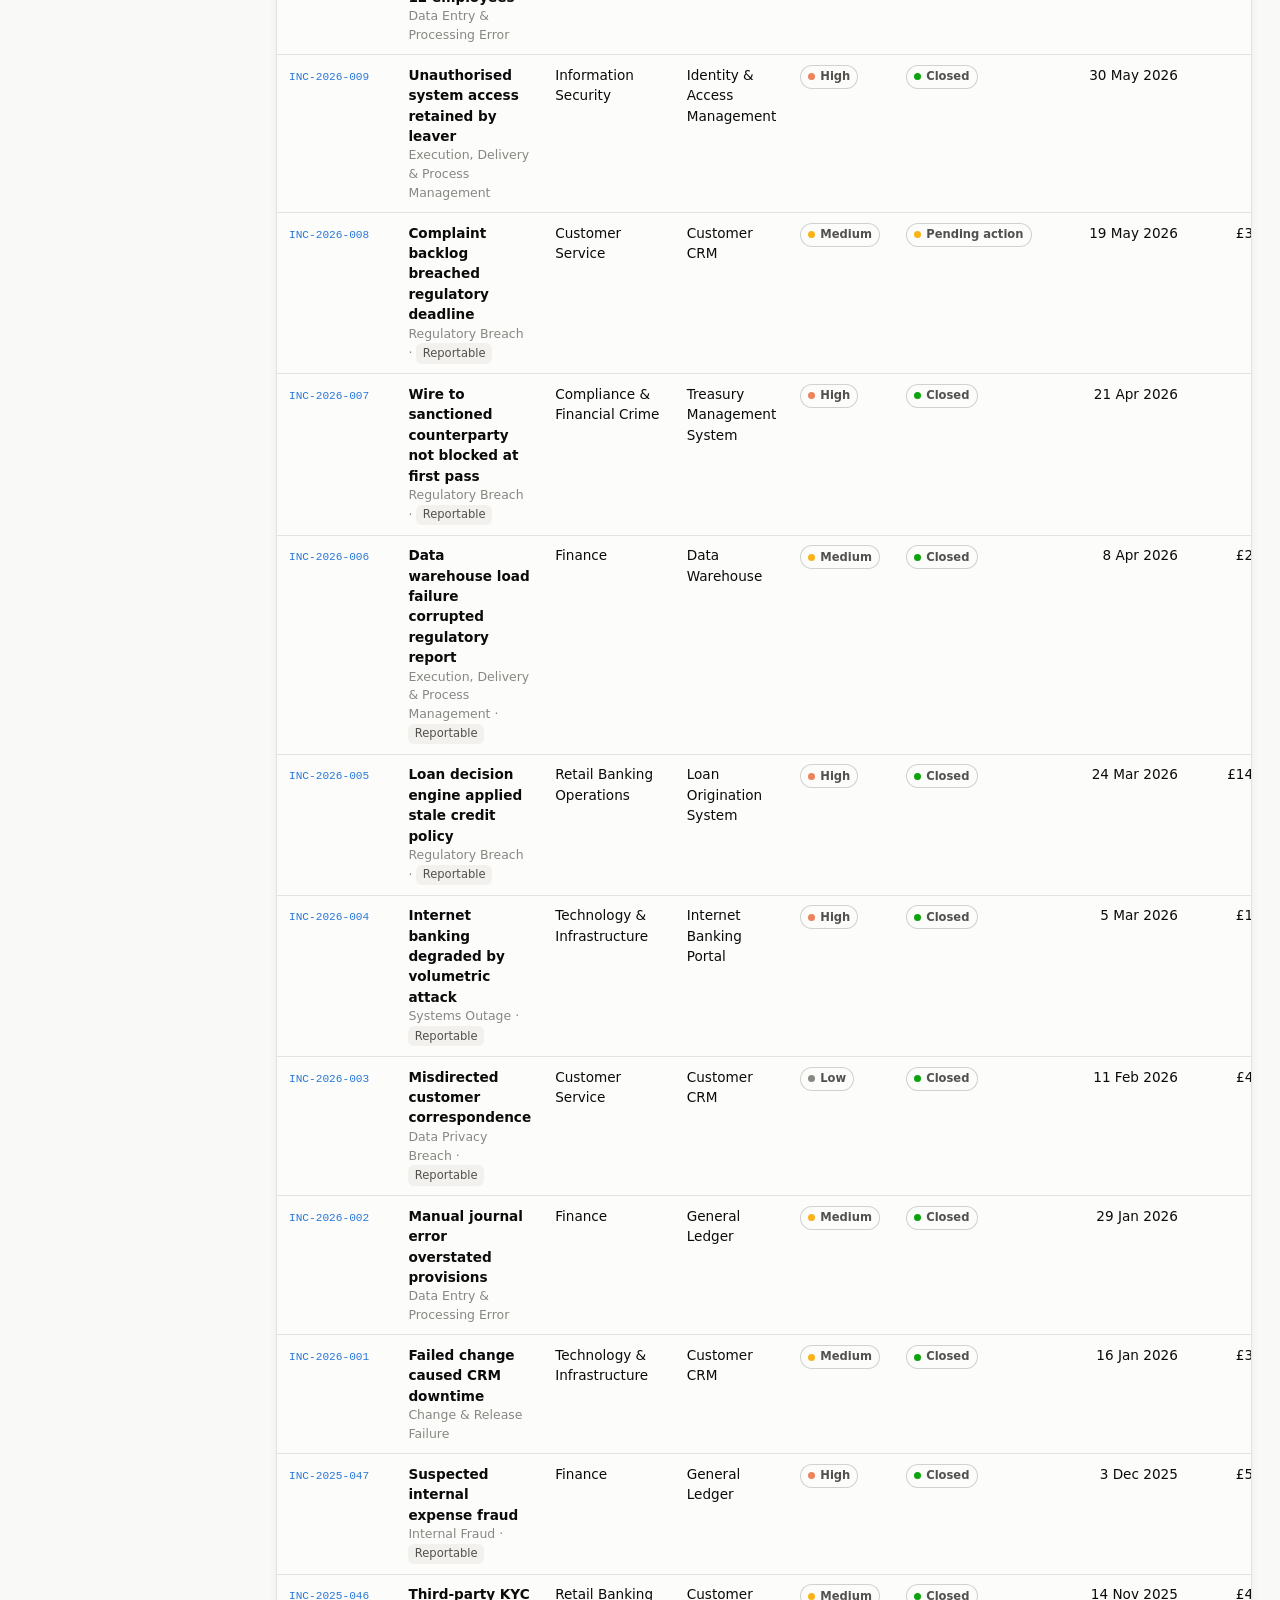
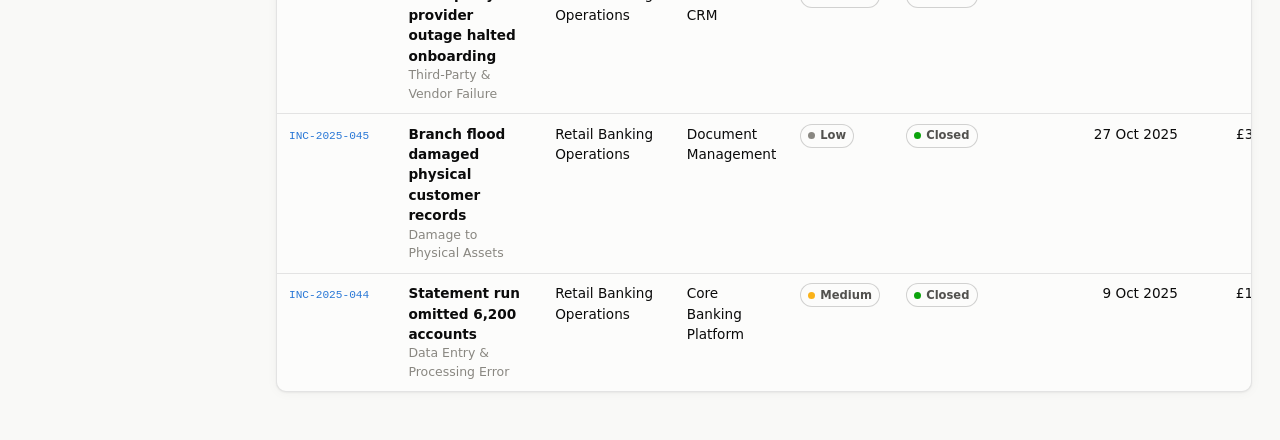
<file: incidents/index.html>
<!doctype html>
<html lang="en">
  <head>
    <meta charset="utf-8" />
    <meta name="viewport" content="width=device-width, initial-scale=1" />
    <meta name="description" content="Operational risk incident register — filter by status, severity, department, system and risk category." />
    <title>Incidents · Meridian Risk</title>
    <link rel="icon" href="/assets/favicon.svg" type="image/svg+xml" />
    <link rel="stylesheet" href="/assets/css/styles.css" />
    <script>
      try { const t = localStorage.getItem('mr-theme'); if (t) document.documentElement.dataset.theme = t; } catch (e) {}
    </script>
    <script type="module" src="/assets/js/pages/incidents.js"></script>
  </head>
  <body class="app">
    <a class="skip-link" href="#main">Skip to content</a>
    <aside id="sidebar"></aside>
    <div class="content">
      <header id="topbar"></header>
      <main class="main" id="main">
        <p class="empty">Loading…</p>
      </main>
    </div>
  </body>
</html>
</file>
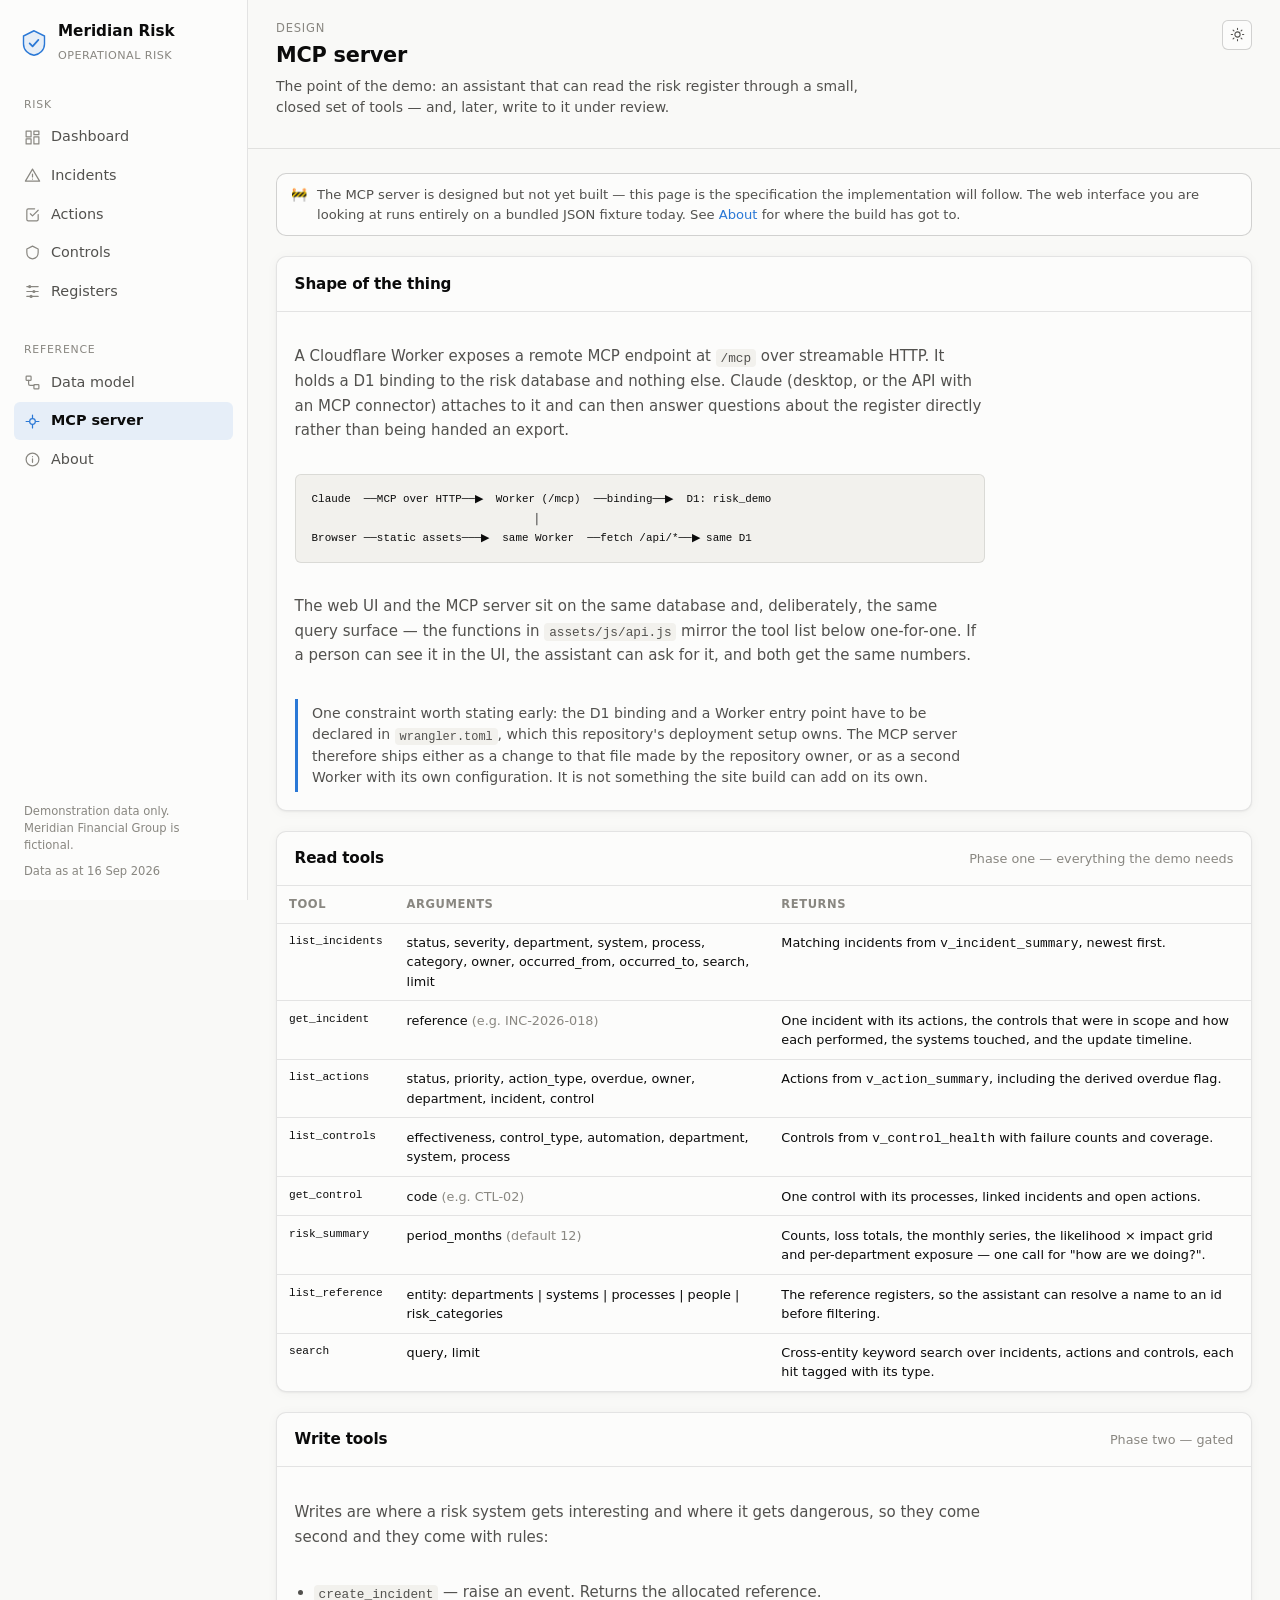
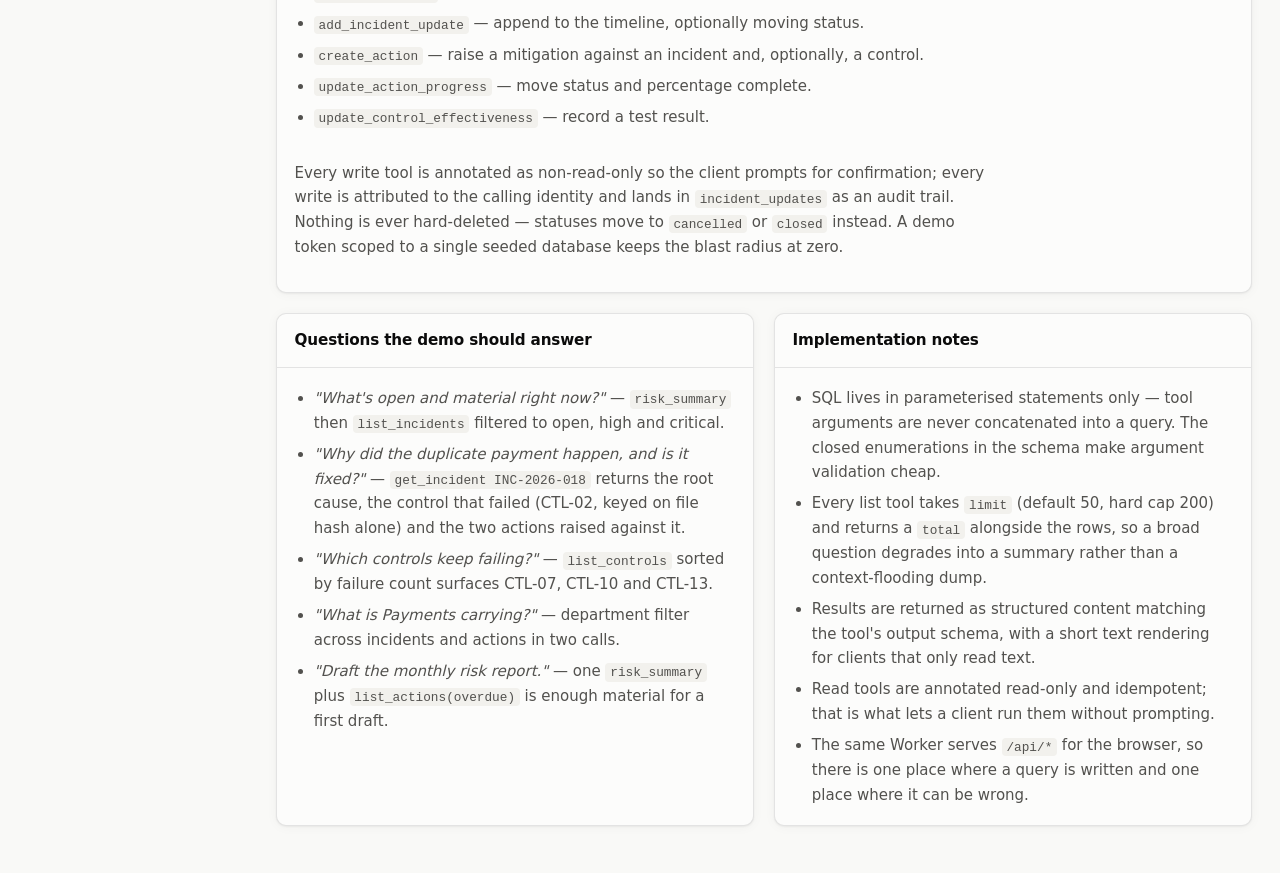
<file: mcp/index.html>
<!doctype html>
<html lang="en">
  <head>
    <meta charset="utf-8" />
    <meta name="viewport" content="width=device-width, initial-scale=1" />
    <meta name="description" content="The planned MCP server over the risk database — tools, transport, authorisation and worked demo prompts." />
    <title>MCP server · Meridian Risk</title>
    <link rel="icon" href="/assets/favicon.svg" type="image/svg+xml" />
    <link rel="stylesheet" href="/assets/css/styles.css" />
    <script>
      try { const t = localStorage.getItem('mr-theme'); if (t) document.documentElement.dataset.theme = t; } catch (e) {}
    </script>
    <script type="module" src="/assets/js/pages/static-page.js"></script>
  </head>
  <body
    class="app"
    data-page="mcp"
    data-page-title="MCP server"
    data-eyebrow="Design"
    data-sub="The point of the demo: an assistant that can read the risk register through a small, closed set of tools — and, later, write to it under review."
  >
    <a class="skip-link" href="#main">Skip to content</a>
    <aside id="sidebar"></aside>
    <div class="content">
      <header id="topbar"></header>
      <main class="main" id="main">
        <div class="banner">
          <span class="banner__glyph" aria-hidden="true">🚧</span>
          <span>
            The MCP server is designed but not yet built — this page is the specification the
            implementation will follow. The web interface you are looking at runs entirely on a
            bundled JSON fixture today. See <a href="/about/">About</a> for where the build has got to.
          </span>
        </div>

        <div class="card">
          <div class="card__head"><h2 class="card__title">Shape of the thing</h2></div>
          <div class="card__body prose">
            <p>A Cloudflare Worker exposes a remote MCP endpoint at <code>/mcp</code> over streamable
              HTTP. It holds a D1 binding to the risk database and nothing else. Claude (desktop, or the
              API with an MCP connector) attaches to it and can then answer questions about the register
              directly rather than being handed an export.</p>
<pre><code>Claude  ──MCP over HTTP──▶  Worker (/mcp)  ──binding──▶  D1: risk_demo
                                  │
Browser ──static assets───▶  same Worker  ──fetch /api/*──▶ same D1</code></pre>
            <p>The web UI and the MCP server sit on the same database and, deliberately, the same query
              surface — the functions in <code>assets/js/api.js</code> mirror the tool list below
              one-for-one. If a person can see it in the UI, the assistant can ask for it, and both get
              the same numbers.</p>

            <div class="callout">
              One constraint worth stating early: the D1 binding and a Worker entry point have to be
              declared in <code>wrangler.toml</code>, which this repository's deployment setup owns.
              The MCP server therefore ships either as a change to that file made by the repository
              owner, or as a second Worker with its own configuration. It is not something the site
              build can add on its own.
            </div>
          </div>
        </div>

        <div class="card">
          <div class="card__head">
            <h2 class="card__title">Read tools</h2>
            <span class="card__sub">Phase one — everything the demo needs</span>
          </div>
          <div class="card__body card__body--flush">
            <div class="table-wrap">
              <table class="table">
                <thead>
                  <tr><th>Tool</th><th>Arguments</th><th>Returns</th></tr>
                </thead>
                <tbody>
                  <tr>
                    <td class="mono nowrap">list_incidents</td>
                    <td class="small">status, severity, department, system, process, category, owner, occurred_from, occurred_to, search, limit</td>
                    <td class="small">Matching incidents from <code>v_incident_summary</code>, newest first.</td>
                  </tr>
                  <tr>
                    <td class="mono nowrap">get_incident</td>
                    <td class="small">reference <span class="muted">(e.g. INC-2026-018)</span></td>
                    <td class="small">One incident with its actions, the controls that were in scope and how each performed, the systems touched, and the update timeline.</td>
                  </tr>
                  <tr>
                    <td class="mono nowrap">list_actions</td>
                    <td class="small">status, priority, action_type, overdue, owner, department, incident, control</td>
                    <td class="small">Actions from <code>v_action_summary</code>, including the derived overdue flag.</td>
                  </tr>
                  <tr>
                    <td class="mono nowrap">list_controls</td>
                    <td class="small">effectiveness, control_type, automation, department, system, process</td>
                    <td class="small">Controls from <code>v_control_health</code> with failure counts and coverage.</td>
                  </tr>
                  <tr>
                    <td class="mono nowrap">get_control</td>
                    <td class="small">code <span class="muted">(e.g. CTL-02)</span></td>
                    <td class="small">One control with its processes, linked incidents and open actions.</td>
                  </tr>
                  <tr>
                    <td class="mono nowrap">risk_summary</td>
                    <td class="small">period_months <span class="muted">(default 12)</span></td>
                    <td class="small">Counts, loss totals, the monthly series, the likelihood × impact grid and per-department exposure — one call for "how are we doing?".</td>
                  </tr>
                  <tr>
                    <td class="mono nowrap">list_reference</td>
                    <td class="small">entity: departments | systems | processes | people | risk_categories</td>
                    <td class="small">The reference registers, so the assistant can resolve a name to an id before filtering.</td>
                  </tr>
                  <tr>
                    <td class="mono nowrap">search</td>
                    <td class="small">query, limit</td>
                    <td class="small">Cross-entity keyword search over incidents, actions and controls, each hit tagged with its type.</td>
                  </tr>
                </tbody>
              </table>
            </div>
          </div>
        </div>

        <div class="card">
          <div class="card__head">
            <h2 class="card__title">Write tools</h2>
            <span class="card__sub">Phase two — gated</span>
          </div>
          <div class="card__body prose">
            <p>Writes are where a risk system gets interesting and where it gets dangerous, so they come
              second and they come with rules:</p>
            <ul>
              <li><code>create_incident</code> — raise an event. Returns the allocated reference.</li>
              <li><code>add_incident_update</code> — append to the timeline, optionally moving status.</li>
              <li><code>create_action</code> — raise a mitigation against an incident and, optionally, a control.</li>
              <li><code>update_action_progress</code> — move status and percentage complete.</li>
              <li><code>update_control_effectiveness</code> — record a test result.</li>
            </ul>
            <p>Every write tool is annotated as non-read-only so the client prompts for confirmation;
              every write is attributed to the calling identity and lands in
              <code>incident_updates</code> as an audit trail. Nothing is ever hard-deleted — statuses
              move to <code>cancelled</code> or <code>closed</code> instead. A demo token scoped to a
              single seeded database keeps the blast radius at zero.</p>
          </div>
        </div>

        <div class="grid grid--2">
          <div class="card">
            <div class="card__head"><h2 class="card__title">Questions the demo should answer</h2></div>
            <div class="card__body prose">
              <ul>
                <li><em>"What's open and material right now?"</em> — <code>risk_summary</code> then
                  <code>list_incidents</code> filtered to open, high and critical.</li>
                <li><em>"Why did the duplicate payment happen, and is it fixed?"</em> —
                  <code>get_incident INC-2026-018</code> returns the root cause, the control that
                  failed (CTL-02, keyed on file hash alone) and the two actions raised against it.</li>
                <li><em>"Which controls keep failing?"</em> — <code>list_controls</code> sorted by
                  failure count surfaces CTL-07, CTL-10 and CTL-13.</li>
                <li><em>"What is Payments carrying?"</em> — department filter across incidents and
                  actions in two calls.</li>
                <li><em>"Draft the monthly risk report."</em> — one <code>risk_summary</code> plus
                  <code>list_actions(overdue)</code> is enough material for a first draft.</li>
              </ul>
            </div>
          </div>

          <div class="card">
            <div class="card__head"><h2 class="card__title">Implementation notes</h2></div>
            <div class="card__body prose">
              <ul>
                <li>SQL lives in parameterised statements only — tool arguments are never concatenated
                  into a query. The closed enumerations in the schema make argument validation cheap.</li>
                <li>Every list tool takes <code>limit</code> (default 50, hard cap 200) and returns a
                  <code>total</code> alongside the rows, so a broad question degrades into a summary
                  rather than a context-flooding dump.</li>
                <li>Results are returned as structured content matching the tool's output schema, with a
                  short text rendering for clients that only read text.</li>
                <li>Read tools are annotated read-only and idempotent; that is what lets a client run
                  them without prompting.</li>
                <li>The same Worker serves <code>/api/*</code> for the browser, so there is one place
                  where a query is written and one place where it can be wrong.</li>
              </ul>
            </div>
          </div>
        </div>
      </main>
    </div>
  </body>
</html>
</file>
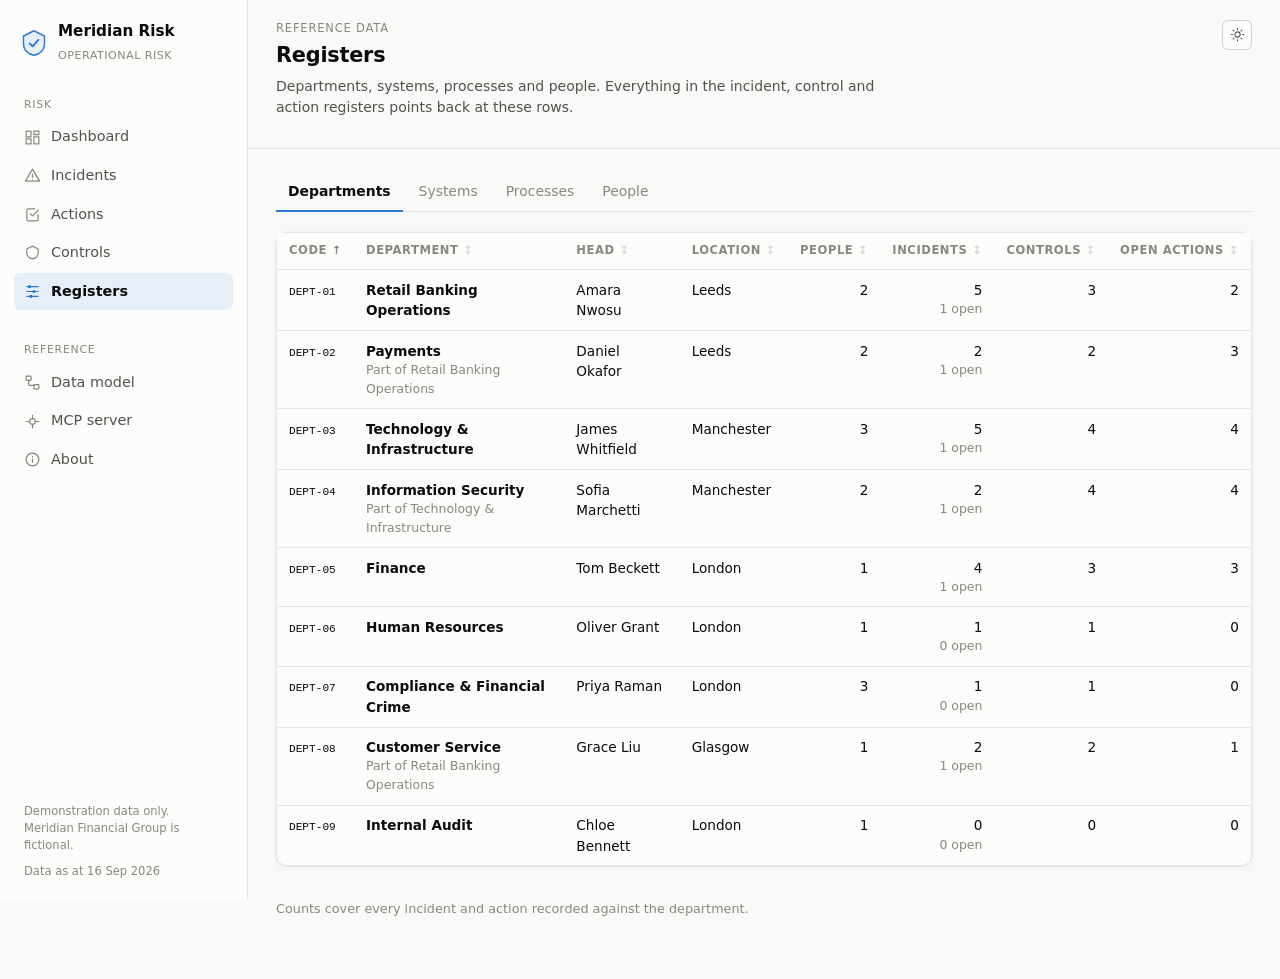
<file: registers/index.html>
<!doctype html>
<html lang="en">
  <head>
    <meta charset="utf-8" />
    <meta name="viewport" content="width=device-width, initial-scale=1" />
    <meta name="description" content="Reference registers — departments, systems, processes and people that incidents, controls and actions are linked to." />
    <title>Registers · Meridian Risk</title>
    <link rel="icon" href="/assets/favicon.svg" type="image/svg+xml" />
    <link rel="stylesheet" href="/assets/css/styles.css" />
    <script>
      try { const t = localStorage.getItem('mr-theme'); if (t) document.documentElement.dataset.theme = t; } catch (e) {}
    </script>
    <script type="module" src="/assets/js/pages/registers.js"></script>
  </head>
  <body class="app">
    <a class="skip-link" href="#main">Skip to content</a>
    <aside id="sidebar"></aside>
    <div class="content">
      <header id="topbar"></header>
      <main class="main" id="main">
        <p class="empty">Loading…</p>
      </main>
    </div>
  </body>
</html>
</file>
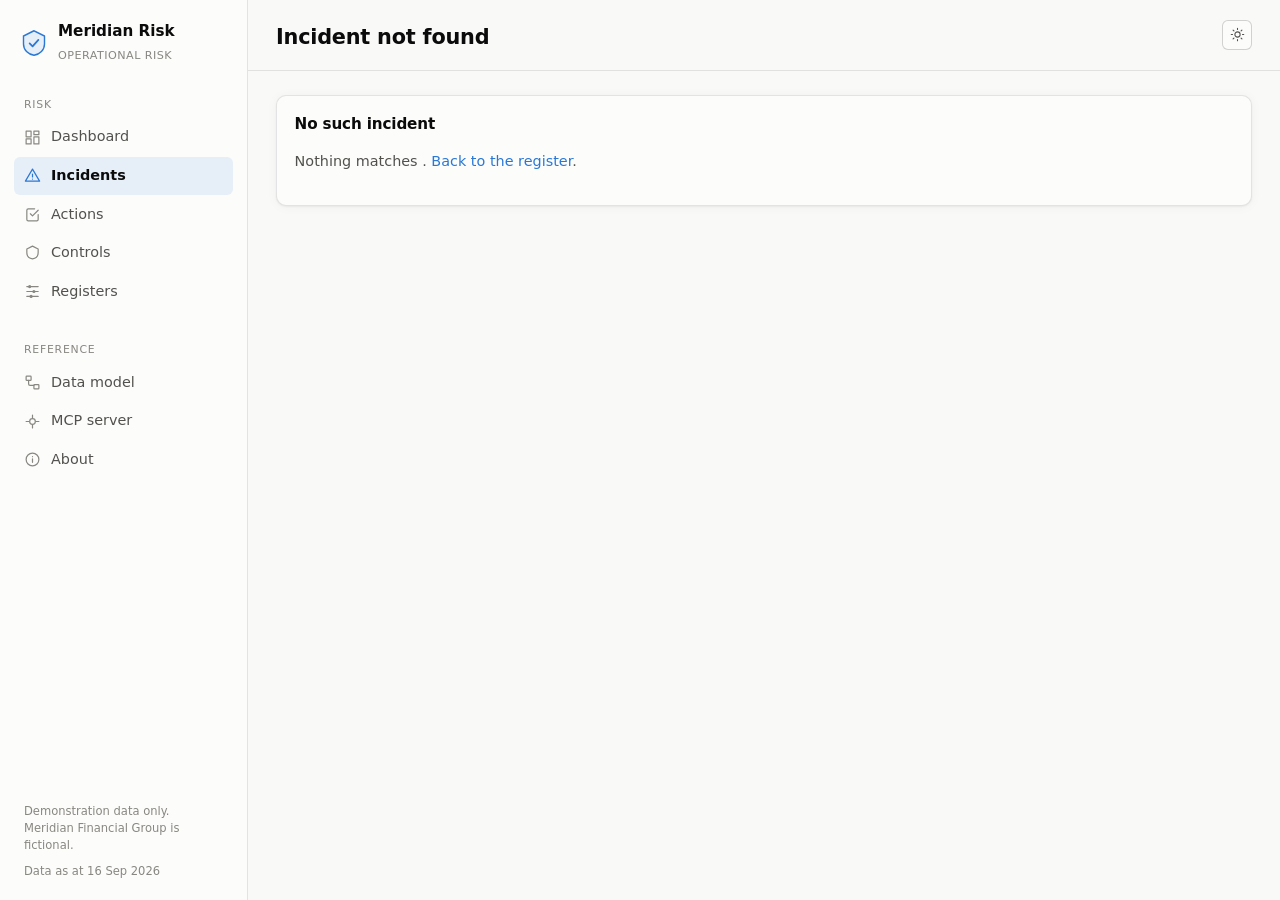
<file: incidents/detail.html>
<!doctype html>
<html lang="en">
  <head>
    <meta charset="utf-8" />
    <meta name="viewport" content="width=device-width, initial-scale=1" />
    <meta name="description" content="Incident record — root cause, failed controls, remediation actions and timeline." />
    <title>Incident · Meridian Risk</title>
    <link rel="icon" href="/assets/favicon.svg" type="image/svg+xml" />
    <link rel="stylesheet" href="/assets/css/styles.css" />
    <script>
      try { const t = localStorage.getItem('mr-theme'); if (t) document.documentElement.dataset.theme = t; } catch (e) {}
    </script>
    <script type="module" src="/assets/js/pages/incident-detail.js"></script>
  </head>
  <body class="app">
    <a class="skip-link" href="#main">Skip to content</a>
    <aside id="sidebar"></aside>
    <div class="content">
      <header id="topbar"></header>
      <main class="main" id="main">
        <p class="empty">Loading…</p>
      </main>
    </div>
  </body>
</html>
</file>
<file: assets/css/styles.css>
/* ===========================================================================
   Meridian Risk — application stylesheet

   No framework, no build step. Layout is CSS grid; theming is custom
   properties swapped by `prefers-color-scheme` and by a `data-theme` stamp on
   <html> that the header toggle writes.

   Chart colours follow the validated reference palette documented in
   docs/frontend.md: one blue for single-series marks, a one-hue blue ramp for
   sequential magnitude, and a reserved four-step status palette that is never
   reused for a data series. Status colour never carries meaning alone — every
   badge ships a glyph and a text label.
   =========================================================================== */

/* --- Tokens --------------------------------------------------------------- */

:root {
  color-scheme: light;

  --plane: #f9f9f7;
  --surface: #fcfcfb;
  --surface-sunken: #f2f1ed;
  --ink: #0b0b0b;
  --ink-2: #52514e;
  --ink-muted: #898781;
  --grid: #e1e0d9;
  --axis: #c3c2b7;
  --border: rgba(11, 11, 11, 0.1);
  --border-strong: rgba(11, 11, 11, 0.18);
  --shadow: 0 1px 2px rgba(11, 11, 11, 0.05), 0 1px 12px rgba(11, 11, 11, 0.04);

  /* Categorical slot 1 — the only series hue this app needs. */
  --series-1: #2a78d6;
  --series-1-wash: rgba(42, 120, 214, 0.1);

  /* Sequential blue ramp, light -> dark (steps 100..700). */
  --seq-0: #f2f1ed;
  --seq-1: #cde2fb;
  --seq-2: #9ec5f4;
  --seq-3: #6da7ec;
  --seq-4: #3987e5;
  --seq-5: #256abf;
  --seq-6: #184f95;

  /* Status palette — reserved, never themed, never a series colour. */
  --good: #0ca30c;
  --warning: #fab219;
  --serious: #ec835a;
  --critical: #d03b3b;
  --neutral: #898781;

  --radius: 10px;
  --radius-sm: 6px;
  --sidebar-w: 248px;
  --font: system-ui, -apple-system, "Segoe UI", sans-serif;
}

@media (prefers-color-scheme: dark) {
  :root:not([data-theme="light"]) {
    color-scheme: dark;
    --plane: #0d0d0d;
    --surface: #1a1a19;
    --surface-sunken: #232322;
    --ink: #ffffff;
    --ink-2: #c3c2b7;
    --ink-muted: #898781;
    --grid: #2c2c2a;
    --axis: #383835;
    --border: rgba(255, 255, 255, 0.1);
    --border-strong: rgba(255, 255, 255, 0.2);
    --shadow: none;
    --series-1: #3987e5;
    --series-1-wash: rgba(57, 135, 229, 0.14);
    --seq-0: #232322;
    --seq-1: #0d366b;
    --seq-2: #104281;
    --seq-3: #184f95;
    --seq-4: #256abf;
    --seq-5: #3987e5;
    --seq-6: #6da7ec;
  }
}

:root[data-theme="dark"] {
  color-scheme: dark;
  --plane: #0d0d0d;
  --surface: #1a1a19;
  --surface-sunken: #232322;
  --ink: #ffffff;
  --ink-2: #c3c2b7;
  --ink-muted: #898781;
  --grid: #2c2c2a;
  --axis: #383835;
  --border: rgba(255, 255, 255, 0.1);
  --border-strong: rgba(255, 255, 255, 0.2);
  --shadow: none;
  --series-1: #3987e5;
  --series-1-wash: rgba(57, 135, 229, 0.14);
  --seq-0: #232322;
  --seq-1: #0d366b;
  --seq-2: #104281;
  --seq-3: #184f95;
  --seq-4: #256abf;
  --seq-5: #3987e5;
  --seq-6: #6da7ec;
}

/* --- Base ----------------------------------------------------------------- */

* { box-sizing: border-box; }

html, body { height: 100%; }

body {
  margin: 0;
  font-family: var(--font);
  font-size: 15px;
  line-height: 1.5;
  background: var(--plane);
  color: var(--ink);
  -webkit-font-smoothing: antialiased;
}

a { color: var(--series-1); text-decoration: none; }
a:hover { text-decoration: underline; }

h1, h2, h3, h4 { margin: 0; font-weight: 600; letter-spacing: -0.01em; }

.skip-link {
  position: absolute;
  left: -9999px;
  top: 0;
  background: var(--surface);
  padding: 0.5rem 0.75rem;
  border-radius: var(--radius-sm);
  z-index: 100;
}
.skip-link:focus { left: 0.5rem; top: 0.5rem; }

:focus-visible {
  outline: 2px solid var(--series-1);
  outline-offset: 2px;
  border-radius: 3px;
}

/* --- App shell ------------------------------------------------------------ */

.app {
  display: grid;
  grid-template-columns: var(--sidebar-w) minmax(0, 1fr);
  min-height: 100%;
}

.sidebar {
  background: var(--surface);
  border-right: 1px solid var(--border);
  padding: 1.25rem 0.875rem;
  display: flex;
  flex-direction: column;
  gap: 1.25rem;
  position: sticky;
  top: 0;
  height: 100vh;
  overflow-y: auto;
}

.brand {
  display: flex;
  align-items: center;
  gap: 0.625rem;
  padding: 0 0.375rem;
  color: var(--ink);
}
.brand:hover { text-decoration: none; }
.brand__mark { width: 28px; height: 28px; flex: none; }
.brand__name { font-weight: 650; font-size: 0.95rem; line-height: 1.15; }
.brand__sub { font-size: 0.7rem; color: var(--ink-muted); letter-spacing: 0.04em; text-transform: uppercase; }

.nav { display: flex; flex-direction: column; gap: 1px; }
.nav__label {
  font-size: 0.68rem;
  text-transform: uppercase;
  letter-spacing: 0.07em;
  color: var(--ink-muted);
  padding: 0.75rem 0.625rem 0.25rem;
}
.nav__link {
  display: flex;
  align-items: center;
  gap: 0.625rem;
  padding: 0.5rem 0.625rem;
  border-radius: var(--radius-sm);
  color: var(--ink-2);
  font-size: 0.9rem;
}
.nav__link:hover { background: var(--surface-sunken); text-decoration: none; color: var(--ink); }
.nav__link[aria-current="page"] {
  background: var(--series-1-wash);
  color: var(--ink);
  font-weight: 550;
}
.nav__link svg { width: 17px; height: 17px; flex: none; color: var(--ink-muted); }
.nav__link[aria-current="page"] svg { color: var(--series-1); }
.nav__count {
  margin-left: auto;
  font-size: 0.72rem;
  color: var(--ink-muted);
  font-variant-numeric: tabular-nums;
}

.sidebar__foot {
  margin-top: auto;
  font-size: 0.72rem;
  color: var(--ink-muted);
  padding: 0 0.625rem;
  display: flex;
  flex-direction: column;
  gap: 0.5rem;
}

.content { display: flex; flex-direction: column; min-width: 0; }

.topbar {
  display: flex;
  align-items: flex-start;
  gap: 1rem;
  padding: 1.25rem 1.75rem 1rem;
  border-bottom: 1px solid var(--border);
  background: var(--plane);
  position: sticky;
  top: 0;
  z-index: 20;
}
.topbar__titles { min-width: 0; }
.topbar__eyebrow { font-size: 0.72rem; text-transform: uppercase; letter-spacing: 0.07em; color: var(--ink-muted); }
.topbar h1 { font-size: 1.3rem; margin-top: 0.15rem; }
.topbar__sub { color: var(--ink-2); font-size: 0.875rem; margin-top: 0.3rem; max-width: 68ch; }
.topbar__actions { margin-left: auto; display: flex; align-items: center; gap: 0.5rem; flex: none; }

.main { padding: 1.5rem 1.75rem 3rem; display: flex; flex-direction: column; gap: 1.25rem; }

/* --- Buttons & controls --------------------------------------------------- */

.btn {
  display: inline-flex;
  align-items: center;
  gap: 0.4rem;
  font: inherit;
  font-size: 0.85rem;
  padding: 0.4rem 0.7rem;
  border-radius: var(--radius-sm);
  border: 1px solid var(--border-strong);
  background: var(--surface);
  color: var(--ink-2);
  cursor: pointer;
}
.btn:hover { background: var(--surface-sunken); color: var(--ink); text-decoration: none; }
.btn svg { width: 15px; height: 15px; }
.btn--ghost { border-color: transparent; background: transparent; }
.btn--icon { padding: 0.4rem; }

.field { display: flex; flex-direction: column; gap: 0.25rem; min-width: 0; }
.field__label {
  font-size: 0.7rem;
  text-transform: uppercase;
  letter-spacing: 0.06em;
  color: var(--ink-muted);
}
select, input[type="search"], input[type="text"] {
  font: inherit;
  font-size: 0.85rem;
  padding: 0.4rem 0.55rem;
  border-radius: var(--radius-sm);
  border: 1px solid var(--border-strong);
  background: var(--surface);
  color: var(--ink);
  min-width: 0;
}

.filter-bar {
  display: flex;
  flex-wrap: wrap;
  gap: 0.75rem;
  align-items: flex-end;
  padding: 0.875rem 1rem;
  background: var(--surface);
  border: 1px solid var(--border);
  border-radius: var(--radius);
}
.filter-bar .field--grow { flex: 1 1 220px; }
.filter-bar__result {
  margin-left: auto;
  font-size: 0.8rem;
  color: var(--ink-muted);
  font-variant-numeric: tabular-nums;
}

/* --- Cards ---------------------------------------------------------------- */

.card {
  background: var(--surface);
  border: 1px solid var(--border);
  border-radius: var(--radius);
  box-shadow: var(--shadow);
}
.card__head {
  display: flex;
  align-items: baseline;
  gap: 0.75rem;
  padding: 0.95rem 1.1rem;
  border-bottom: 1px solid var(--border);
}
.card__title { font-size: 0.95rem; }
.card__sub { font-size: 0.8rem; color: var(--ink-muted); }
.card__head .card__sub { margin-left: auto; text-align: right; }
.card__body { padding: 1.1rem; }
.card__body--flush { padding: 0; }

.grid { display: grid; gap: 1.25rem; }
.grid--2 { grid-template-columns: repeat(auto-fit, minmax(340px, 1fr)); }
.grid--3 { grid-template-columns: repeat(auto-fit, minmax(260px, 1fr)); }
.grid--wide-left { grid-template-columns: minmax(0, 1.6fr) minmax(0, 1fr); }

section.section { display: flex; flex-direction: column; gap: 0.75rem; }
.section__title { font-size: 0.8rem; text-transform: uppercase; letter-spacing: 0.07em; color: var(--ink-muted); }

/* --- Stat tiles ----------------------------------------------------------- */

.stats { display: grid; gap: 0.875rem; grid-template-columns: repeat(auto-fit, minmax(190px, 1fr)); }

.stat {
  background: var(--surface);
  border: 1px solid var(--border);
  border-radius: var(--radius);
  padding: 0.95rem 1.1rem;
  display: flex;
  flex-direction: column;
  gap: 0.15rem;
  box-shadow: var(--shadow);
}
.stat__label { font-size: 0.78rem; color: var(--ink-2); }
.stat__value { font-size: 1.85rem; font-weight: 650; letter-spacing: -0.02em; line-height: 1.15; }
.stat__value--hero { font-size: 3rem; }
.stat__meta { font-size: 0.76rem; color: var(--ink-muted); }
.stat--hero { grid-column: span 1; }

/* --- Badges --------------------------------------------------------------- */

.badge {
  display: inline-flex;
  align-items: center;
  gap: 0.3rem;
  font-size: 0.72rem;
  font-weight: 550;
  padding: 0.15rem 0.45rem;
  border-radius: 999px;
  border: 1px solid var(--border-strong);
  color: var(--ink-2);
  background: var(--surface);
  white-space: nowrap;
  line-height: 1.5;
}
.badge__dot {
  width: 7px;
  height: 7px;
  border-radius: 50%;
  flex: none;
  background: var(--neutral);
}
.badge__glyph { font-size: 0.75rem; line-height: 1; }
.badge--good .badge__dot { background: var(--good); }
.badge--warning .badge__dot { background: var(--warning); }
.badge--serious .badge__dot { background: var(--serious); }
.badge--critical .badge__dot { background: var(--critical); }
.badge--neutral .badge__dot { background: var(--neutral); }
.badge--accent .badge__dot { background: var(--series-1); }

.tag {
  display: inline-block;
  font-size: 0.72rem;
  padding: 0.1rem 0.4rem;
  border-radius: var(--radius-sm);
  background: var(--surface-sunken);
  color: var(--ink-2);
  white-space: nowrap;
}

.mono {
  font-family: ui-monospace, SFMono-Regular, Menlo, Consolas, monospace;
  font-size: 0.82em;
}

/* --- Tables --------------------------------------------------------------- */

.table-wrap { overflow-x: auto; }

table.table {
  width: 100%;
  border-collapse: collapse;
  font-size: 0.85rem;
}
table.table th {
  text-align: left;
  font-weight: 550;
  font-size: 0.72rem;
  text-transform: uppercase;
  letter-spacing: 0.05em;
  color: var(--ink-muted);
  padding: 0.6rem 0.75rem;
  border-bottom: 1px solid var(--border);
  white-space: nowrap;
  background: var(--surface);
  position: sticky;
  top: 0;
}
table.table td {
  padding: 0.6rem 0.75rem;
  border-bottom: 1px solid var(--border);
  vertical-align: top;
}
table.table tbody tr:hover { background: var(--surface-sunken); }
table.table tbody tr:last-child td { border-bottom: none; }
.num { text-align: right; font-variant-numeric: tabular-nums; white-space: nowrap; }
.nowrap { white-space: nowrap; }
.cell-title { font-weight: 550; color: var(--ink); }
.cell-sub { color: var(--ink-muted); font-size: 0.78rem; }

th.sortable { cursor: pointer; user-select: none; }
th.sortable:hover { color: var(--ink); }
th.sortable::after { content: "↕"; opacity: 0.3; margin-left: 0.3rem; }
th.sortable[aria-sort="ascending"]::after { content: "↑"; opacity: 1; }
th.sortable[aria-sort="descending"]::after { content: "↓"; opacity: 1; }

.empty {
  padding: 2.5rem 1rem;
  text-align: center;
  color: var(--ink-muted);
  font-size: 0.88rem;
}

/* --- Meters & progress ---------------------------------------------------- */

.meter {
  height: 6px;
  border-radius: 999px;
  background: var(--seq-1);
  overflow: hidden;
  min-width: 64px;
}
.meter__fill { height: 100%; background: var(--series-1); border-radius: 999px; }

.split-meter { display: flex; gap: 2px; height: 14px; border-radius: 4px; overflow: hidden; }
.split-meter__part { height: 100%; }

/* --- Charts --------------------------------------------------------------- */

.chart { width: 100%; display: block; overflow: visible; }
.chart text { font-family: var(--font); }
.chart .axis-label { font-size: 11px; fill: var(--ink-muted); }
.chart .value-label { font-size: 11px; fill: var(--ink-2); font-variant-numeric: tabular-nums; }
.chart .gridline { stroke: var(--grid); stroke-width: 1; }
.chart .baseline { stroke: var(--axis); stroke-width: 1; }
.chart .series-line { fill: none; stroke: var(--series-1); stroke-width: 2; stroke-linejoin: round; stroke-linecap: round; }
.chart .series-area { fill: var(--series-1-wash); }
.chart .series-bar { fill: var(--series-1); }
.chart .end-dot { fill: var(--series-1); stroke: var(--surface); stroke-width: 2; }
.chart .hit { fill: transparent; cursor: pointer; }
.chart .crosshair { stroke: var(--axis); stroke-width: 1; }

.legend { display: flex; flex-wrap: wrap; gap: 0.75rem; font-size: 0.78rem; color: var(--ink-2); }
.legend__item { display: inline-flex; align-items: center; gap: 0.35rem; }
.legend__swatch { width: 10px; height: 10px; border-radius: 3px; flex: none; }

.viz-tooltip {
  position: fixed;
  z-index: 60;
  pointer-events: none;
  background: var(--surface);
  color: var(--ink);
  border: 1px solid var(--border-strong);
  border-radius: var(--radius-sm);
  padding: 0.45rem 0.6rem;
  font-size: 0.78rem;
  box-shadow: 0 2px 14px rgba(11, 11, 11, 0.16);
  max-width: 260px;
  opacity: 0;
  transition: opacity 0.08s linear;
}
.viz-tooltip[data-open="true"] { opacity: 1; }
.viz-tooltip__title { font-weight: 600; margin-bottom: 0.15rem; }
.viz-tooltip__row { color: var(--ink-2); font-variant-numeric: tabular-nums; }

.data-table-toggle { margin-top: 0.75rem; font-size: 0.8rem; color: var(--ink-muted); }
.data-table-toggle summary { cursor: pointer; }
.data-table-toggle table { margin-top: 0.5rem; }

/* --- Heat map ------------------------------------------------------------- */

.heatmap { display: flex; gap: 0.6rem; align-items: stretch; }
.heatmap__y-title {
  writing-mode: vertical-rl;
  transform: rotate(180deg);
  font-size: 0.72rem;
  color: var(--ink-muted);
  text-align: center;
  align-self: center;
}
.heatmap__grid { display: grid; grid-template-columns: auto repeat(5, minmax(0, 1fr)); gap: 2px; flex: 1; }
.heatmap__cell {
  aspect-ratio: 1.45 / 1;
  border: none;
  border-radius: 3px;
  display: flex;
  align-items: center;
  justify-content: center;
  font: inherit;
  font-size: 0.85rem;
  font-weight: 600;
  cursor: default;
  padding: 0;
}
.heatmap__cell[data-count]:not([data-count="0"]) { cursor: pointer; }
.heatmap__cell:hover { outline: 2px solid var(--ink-2); outline-offset: -2px; }
.heatmap__tick {
  font-size: 0.72rem;
  color: var(--ink-muted);
  display: flex;
  align-items: center;
  justify-content: center;
  padding: 0 0.3rem;
}
.heatmap__x-title { font-size: 0.72rem; color: var(--ink-muted); text-align: center; margin-top: 0.4rem; }
.heatmap__scale { display: flex; align-items: center; gap: 0.4rem; font-size: 0.75rem; color: var(--ink-muted); margin-top: 0.75rem; }
.heatmap__scale-swatch { width: 22px; height: 10px; border-radius: 2px; }

/* --- Detail view ---------------------------------------------------------- */

.detail-grid { display: grid; grid-template-columns: minmax(0, 2fr) minmax(0, 1fr); gap: 1.25rem; }

.kv { display: grid; grid-template-columns: minmax(120px, auto) minmax(0, 1fr); gap: 0.5rem 1rem; font-size: 0.85rem; }
.kv dt { color: var(--ink-muted); }
.kv dd { margin: 0; color: var(--ink); }

.prose-block { font-size: 0.9rem; color: var(--ink-2); line-height: 1.6; }

.timeline { display: flex; flex-direction: column; gap: 0; }
.timeline__item {
  display: grid;
  grid-template-columns: 14px minmax(0, 1fr);
  gap: 0.75rem;
  padding-bottom: 1rem;
  position: relative;
}
.timeline__item::before {
  content: "";
  position: absolute;
  left: 6px;
  top: 14px;
  bottom: 0;
  width: 1px;
  background: var(--border-strong);
}
.timeline__item:last-child::before { display: none; }
.timeline__dot {
  width: 9px;
  height: 9px;
  border-radius: 50%;
  background: var(--series-1);
  margin-top: 5px;
  z-index: 1;
  box-shadow: 0 0 0 2px var(--surface);
}
.timeline__meta { font-size: 0.75rem; color: var(--ink-muted); }
.timeline__note { font-size: 0.85rem; margin-top: 0.15rem; }

.linked-list { display: flex; flex-direction: column; gap: 0.5rem; }
.linked-item {
  display: flex;
  gap: 0.6rem;
  align-items: flex-start;
  padding: 0.6rem 0;
  border-bottom: 1px solid var(--border);
}
.linked-item:last-child { border-bottom: none; }
.linked-item__body { min-width: 0; flex: 1; }

/* --- Tabs ----------------------------------------------------------------- */

.tabs { display: flex; gap: 0.25rem; border-bottom: 1px solid var(--border); flex-wrap: wrap; }
.tab {
  font: inherit;
  font-size: 0.87rem;
  background: none;
  border: none;
  border-bottom: 2px solid transparent;
  padding: 0.5rem 0.75rem;
  color: var(--ink-muted);
  cursor: pointer;
  margin-bottom: -1px;
}
.tab:hover { color: var(--ink); }
.tab[aria-selected="true"] { color: var(--ink); border-bottom-color: var(--series-1); font-weight: 550; }

/* --- Banners & prose pages ------------------------------------------------ */

.banner {
  display: flex;
  gap: 0.6rem;
  align-items: flex-start;
  padding: 0.7rem 0.9rem;
  border-radius: var(--radius);
  border: 1px solid var(--border-strong);
  background: var(--surface);
  font-size: 0.82rem;
  color: var(--ink-2);
}
.banner__glyph { flex: none; }

.prose { max-width: 76ch; display: flex; flex-direction: column; gap: 1rem; }
.prose h2 { font-size: 1.05rem; margin-top: 0.75rem; }
.prose h3 { font-size: 0.92rem; color: var(--ink-2); }
.prose p, .prose li { color: var(--ink-2); line-height: 1.65; }
.prose ul, .prose ol { margin: 0; padding-left: 1.2rem; display: flex; flex-direction: column; gap: 0.4rem; }
.prose code {
  font-family: ui-monospace, SFMono-Regular, Menlo, Consolas, monospace;
  font-size: 0.85em;
  background: var(--surface-sunken);
  padding: 0.1rem 0.3rem;
  border-radius: 4px;
}
.prose pre {
  background: var(--surface-sunken);
  border: 1px solid var(--border);
  border-radius: var(--radius-sm);
  padding: 0.85rem 1rem;
  overflow-x: auto;
  font-size: 0.8rem;
  line-height: 1.55;
  margin: 0;
}
.prose pre code { background: none; padding: 0; }

.callout {
  border-left: 3px solid var(--series-1);
  padding: 0.25rem 0 0.25rem 0.9rem;
  color: var(--ink-2);
  font-size: 0.88rem;
}

/* --- ERD ------------------------------------------------------------------ */

.erd { width: 100%; height: auto; }
.erd .erd-box { fill: var(--surface); stroke: var(--border-strong); stroke-width: 1; }
.erd .erd-box--core { stroke: var(--series-1); stroke-width: 1.5; }
.erd .erd-head { fill: var(--ink); font-size: 12px; font-weight: 600; }
.erd .erd-field { fill: var(--ink-muted); font-size: 10.5px; }
.erd .erd-link { stroke: var(--axis); stroke-width: 1.5; fill: none; }
.erd .erd-card { fill: var(--ink-muted); font-size: 10px; }

/* --- Utilities ------------------------------------------------------------ */

.row { display: flex; gap: 0.5rem; align-items: center; flex-wrap: wrap; }
.row--tight { gap: 0.35rem; }
.muted { color: var(--ink-muted); }
.small { font-size: 0.8rem; }
.stack { display: flex; flex-direction: column; gap: 0.35rem; }
.sr-only {
  position: absolute; width: 1px; height: 1px; padding: 0; margin: -1px;
  overflow: hidden; clip: rect(0 0 0 0); white-space: nowrap; border: 0;
}

/* --- Responsive ----------------------------------------------------------- */

@media (max-width: 960px) {
  .grid--wide-left { grid-template-columns: minmax(0, 1fr); }
  .detail-grid { grid-template-columns: minmax(0, 1fr); }
}

@media (max-width: 760px) {
  .app { grid-template-columns: minmax(0, 1fr); }
  .sidebar {
    position: static;
    height: auto;
    border-right: none;
    border-bottom: 1px solid var(--border);
  }
  .sidebar[data-collapsed="true"] .nav,
  .sidebar[data-collapsed="true"] .sidebar__foot { display: none; }
  .topbar { padding: 1rem; flex-wrap: wrap; }
  .main { padding: 1rem 1rem 2.5rem; }
  .filter-bar__result { margin-left: 0; width: 100%; }
}

@media print {
  .sidebar, .topbar__actions, .filter-bar { display: none; }
  .app { display: block; }
  .card { break-inside: avoid; }
}
</file>
